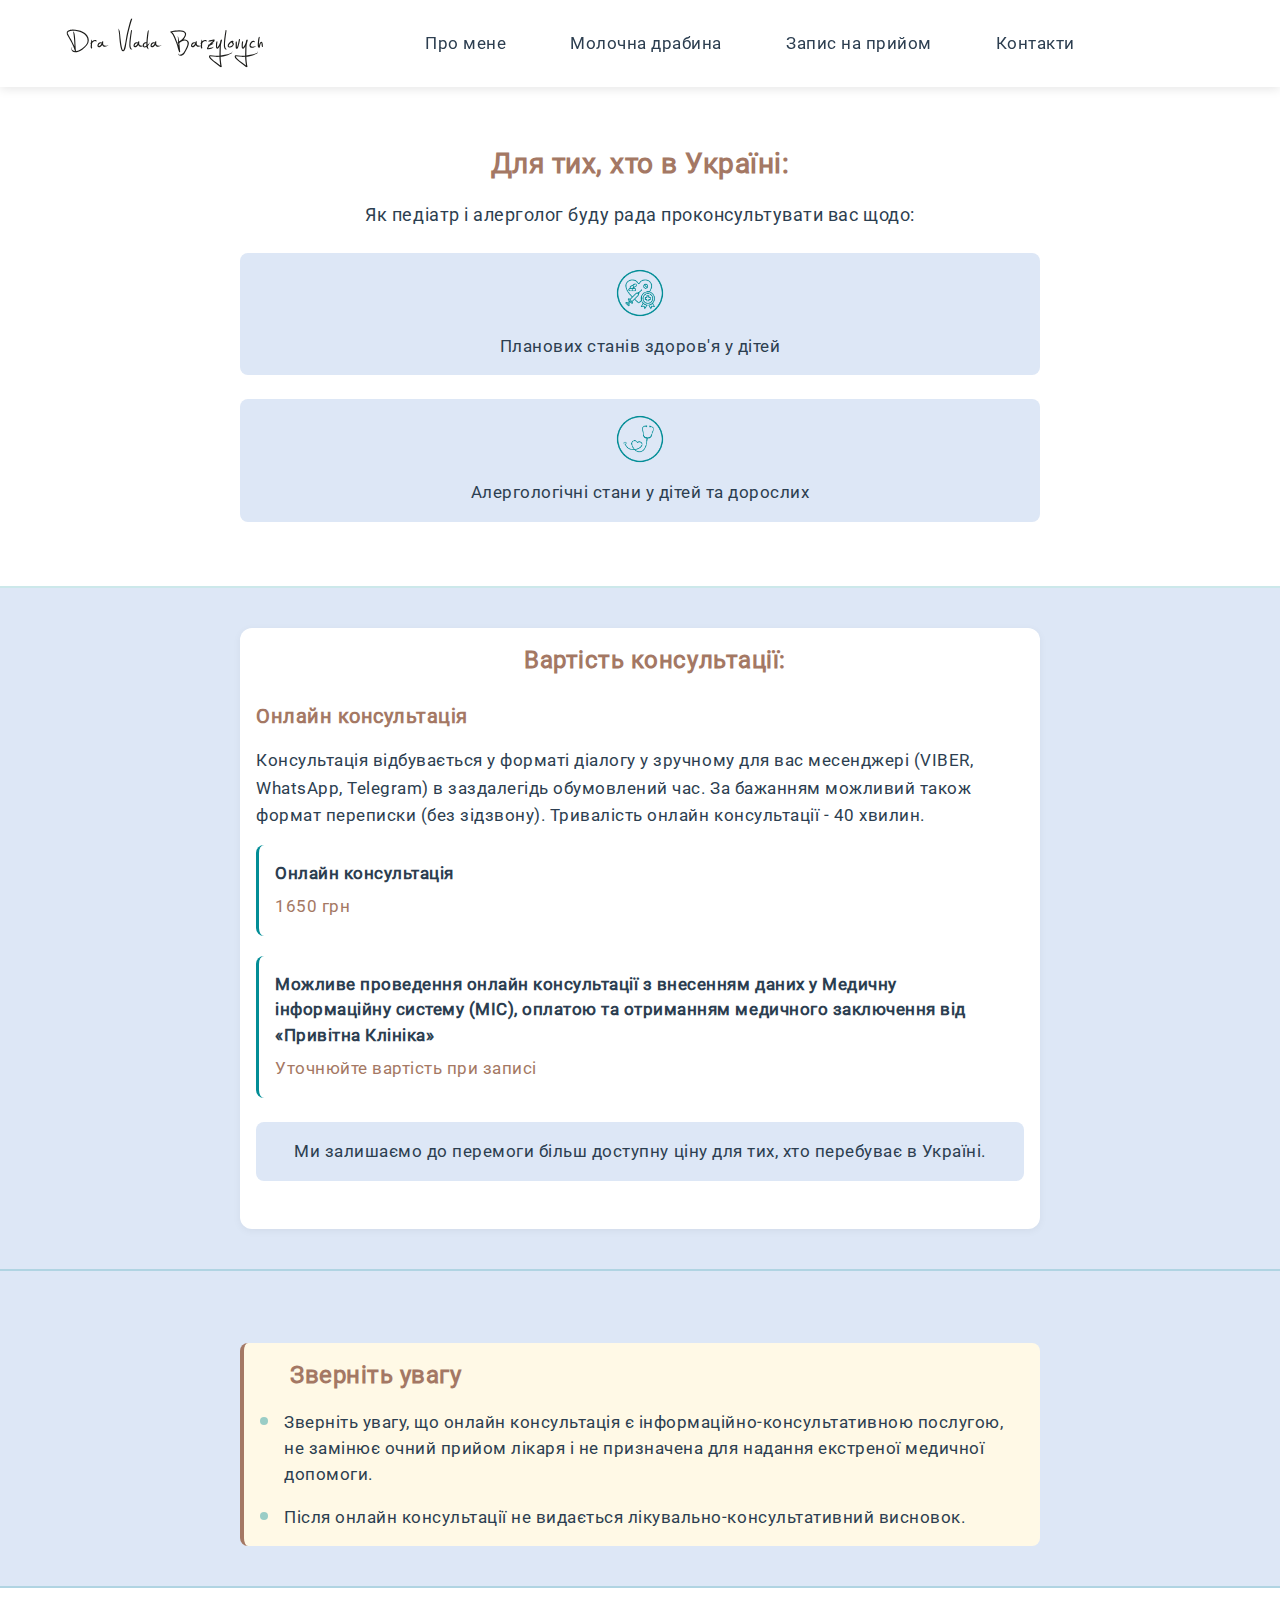
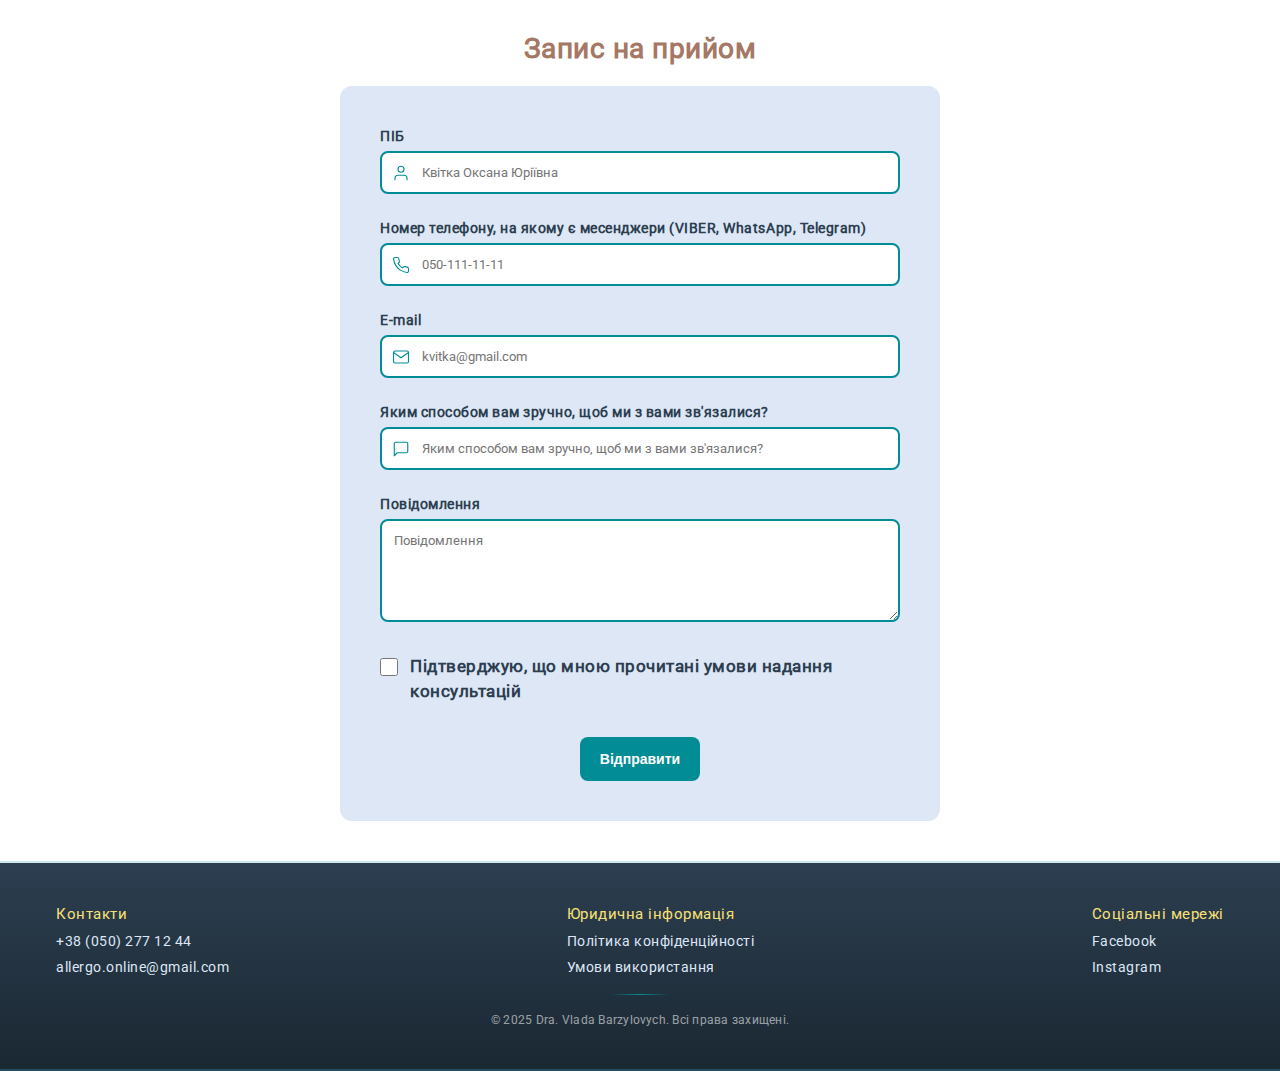
<file: appointment-ukraine.html>
<!DOCTYPE html>
<html lang="uk">
  <head>
    <meta charset="UTF-8" />
    <meta
      name="viewport"
      content="width=device-width, initial-scale=1.0, viewport-fit=cover"
    />
    <meta
      name="description"
      content="Запис на онлайн консультацію до Dra. Vlada Barzylovych - педіатра та алерголога для пацієнтів в Україні"
    />
    <title>Запис на прийом (Україна) | Dra. Vlada Barzylovych</title>
    
    <!-- Favicon -->
    <link rel="icon" type="image/x-icon" href="assets/images/favicon.ico" />
    <link rel="shortcut icon" type="image/x-icon" href="assets/images/favicon.ico" />
    
    <link rel="stylesheet" href="styles.css" />
  </head>
  <body>
    <header class="header">
      <div class="container">
        <div class="header-content">
          <div class="logo">
            <a href="index">
              <img src="assets/images/logo.svg" alt="Dra. Vlada Barzylovych" class="logo-img" width="200" height="50">
            </a>
          </div>
          <nav class="nav" id="nav">
            <ul class="nav-list">
              <li>
                <a href="index.html#about" class="nav-link" data-i18n="nav.about"
                  >Про мене</a
                >
              </li>
              <li>
                <a href="molochna-drabyna" class="nav-link" data-i18n="nav.services"
                  >Молочна драбина</a
                >
              </li>
              <li>
                <a
                  href="#"
                  class="nav-link appointment-modal-trigger"
                  data-i18n="nav.appointment"
                  >Запис на прийом</a
                >
              </li>
              <li>
                <a href="index.html#contact" class="nav-link" data-i18n="nav.contact"
                  >Контакти</a
                >
              </li>
            </ul>
          </nav>
          <div class="header-actions">
          </div>
          <button id="burgerMenu" class="burger-menu" aria-label="Menu">
            <span></span>
            <span></span>
            <span></span>
          </button>
        </div>
      </div>
    </header>

    <main>
      <!-- Section 1: Services -->
      <section class="section appointment-section appointment-section-1">
        <div class="container">
          <div class="section-header">
            <h2 class="section-title is-hidden">Послуги консультації</h2>
          </div>
          <!-- Services for Ukraine section -->
          <div class="appointment-benefits">
            <h2 class="appointment-benefits-title">
              Для тих, хто в Україні:
            </h2>
            <p class="appointment-services-intro">
              Як педіатр і алерголог буду рада проконсультувати вас щодо:
            </p>
            <ul class="list appointment-benefits-list">
              <li class="appointment-benefit-item">
                <div class="benefit-icon">
                  <img src="assets/images/icons/medical-consultation.svg" alt="Medical consultation icon" width="48" height="48" loading="lazy" />
                </div>
                <p class="benefit-text">
                  Планових станів здоров'я у дітей
                </p>
              </li>
              <li class="appointment-benefit-item">
                <div class="benefit-icon">
                  <img src="assets/images/icons/follow-up-consultation.svg" alt="Follow-up consultation icon" width="48" height="48" loading="lazy" />
                </div>
                <p class="benefit-text">
                  Алергологічні стани у дітей та дорослих
                </p>
              </li>
            </ul>
          </div>
        </div>
      </section>

      <!-- Section 2: Pricing -->
      <section class="section appointment-section appointment-section-2">
        <div class="container">
          <div class="section-header">
            <h2 class="section-title is-hidden">Вартість</h2>
          </div>
          <!-- Pricing Section -->
          <div class="appointment-pricing">
            <h3 class="section-subtitle pricing-title">
              Вартість консультації:
            </h3>
            
            <!-- Online Consultation -->
            <div class="pricing-category">
              <h4 class="pricing-category-title">
                Онлайн консультація
              </h4>
              <p class="pricing-description">
                Консультація відбувається у форматі діалогу у зручному для вас месенджері (VIBER, WhatsApp, Telegram) в заздалегідь обумовлений час. За бажанням можливий також формат переписки (без зідзвону). Тривалість онлайн консультації - 40 хвилин.
              </p>
              <ul class="list pricing-list">
                <li class="pricing-item">
                  <span class="pricing-label">Онлайн консультація</span>
                  <span class="pricing-value">1650 грн</span>
                </li>
                <li class="pricing-item">
                  <span class="pricing-label">Можливе проведення онлайн консультації з внесенням даних у Медичну інформаційну систему (МІС), оплатою та отриманням медичного заключення від «Привітна Клініка»</span>
                  <span class="pricing-value">Уточнюйте вартість при записі</span>
                </li>
              </ul>
              <p class="appointment-benefits-note" style="margin-top: 1.5rem; padding: 1rem; background-color: var(--text-bg); border-radius: 8px; text-align: center; max-width: 800px; margin-left: auto; margin-right: auto; line-height: 1.6; color: var(--main-text);">
                Ми залишаємо до перемоги більш доступну ціну для тих, хто перебуває в Україні.
              </p>
            </div>
          </div>
        </div>
      </section>

       <!-- Section 4: Notice -->
       <section class="section appointment-section appointment-section-4">
        <div class="container">
          <div class="section-header">
            <h2 class="section-title is-hidden">Важлива інформація</h2>
          </div>
          <!-- General Notice -->
          <div class="appointment-notice appointment-notice-general">
            <h3 class="section-subtitle notice-title">
              Зверніть увагу
            </h3>
            <ul class="list notice-list">
              <li class="list-item">
                Зверніть увагу, що онлайн консультація є інформаційно-консультативною послугою, не замінює очний прийом лікаря і не призначена для надання екстреної медичної допомоги.
              </li>
              <li class="list-item">
                Після онлайн консультації не видається лікувально-консультативний висновок.
              </li>
            </ul>
          </div>
        </div>
      </section>

      <!-- Section 3: Form -->
      <section class="section appointment-section appointment-section-3">
        <div class="container">
          <div class="section-header">
            <h2 class="section-title is-hidden">Запис на прийом</h2>
          </div>
          <!-- Appointment Title -->
          <div class="appointment-form-header">
            <h2 class="appointment-form-title">
              Запис на прийом
            </h2>
          </div>

          <!-- Appointment Form -->
          <div class="appointment-form-wrapper">
            <form class="appointment-form" id="appointmentForm">
              <div class="form-group floating-label">
                <label for="fullname" class="form-label">ПІБ</label>
                <div class="form-input-group">
                  <input 
                    type="text" 
                    id="fullname" 
                    name="fullname" 
                    required 
                    aria-label="ПІБ"
                    placeholder="Квітка Оксана Юріївна"
                    class="form-input"
                  />
                  <svg class="form-icon" aria-hidden="true" xmlns="https://www.w3.org/2000/svg" viewBox="0 0 24 24" fill="none" stroke="currentColor" stroke-width="1.5" stroke-linecap="round" stroke-linejoin="round">
                    <path d="M20 21v-2a4 4 0 0 0-4-4H8a4 4 0 0 0-4 4v2"/>
                    <circle cx="12" cy="7" r="4"/>
                  </svg>
                </div>
                <span class="form-error" id="fullname-error" role="alert"></span>
              </div>
              <div class="form-group floating-label">
                <label for="phone" class="form-label">Номер телефону, на якому є месенджери (VIBER, WhatsApp, Telegram)</label>
                <div class="form-input-group">
                  <input 
                    type="tel" 
                    id="phone" 
                    name="phone" 
                    required 
                    aria-label="Номер телефону, на якому є месенджери (VIBER, WhatsApp, Telegram)"
                    placeholder="050-111-11-11"
                    pattern="[0-9]{3}-[0-9]{3}-[0-9]{2}-[0-9]{2}|[0-9]{10}|[+]?[0-9\s\-\(\)]{10,}"
                    class="form-input"
                  />
                  <svg class="form-icon" aria-hidden="true" xmlns="https://www.w3.org/2000/svg" viewBox="0 0 24 24" fill="none" stroke="currentColor" stroke-width="1.5" stroke-linecap="round" stroke-linejoin="round">
                    <path d="M22 16.92v3a2 2 0 0 1-2.18 2 19.79 19.79 0 0 1-8.63-3.07 19.5 19.5 0 0 1-6-6 19.79 19.79 0 0 1-3.07-8.67A2 2 0 0 1 4.11 2h3a2 2 0 0 1 2 1.72 12.84 12.84 0 0 0 .7 2.81 2 2 0 0 1-.45 2.11L8.09 9.91a16 16 0 0 0 6 6l1.27-1.27a2 2 0 0 1 2.11-.45 12.84 12.84 0 0 0 2.81.7A2 2 0 0 1 22 16.92z"/>
                  </svg>
                </div>
                <span class="form-error" id="phone-error" role="alert"></span>
              </div>
              <div class="form-group floating-label">
                <label for="email" class="form-label">E-mail</label>
                <div class="form-input-group">
                  <input 
                    type="email" 
                    id="email" 
                    name="email" 
                    required 
                    aria-label="E-mail"
                    placeholder="kvitka@gmail.com"
                    class="form-input"
                  />
                  <svg class="form-icon" aria-hidden="true" xmlns="https://www.w3.org/2000/svg" viewBox="0 0 24 24" fill="none" stroke="currentColor" stroke-width="1.5" stroke-linecap="round" stroke-linejoin="round">
                    <path d="M4 4h16c1.1 0 2 .9 2 2v12c0 1.1-.9 2-2 2H4c-1.1 0-2-.9-2-2V6c0-1.1.9-2 2-2z"/>
                    <polyline points="22,6 12,13 2,6"/>
                  </svg>
                </div>
                <span class="form-error" id="email-error" role="alert"></span>
              </div>
              <div class="form-group floating-label">
                <label for="contact-method" class="form-label">Яким способом вам зручно, щоб ми з вами зв'язалися?</label>
                <div class="form-input-group">
                  <input 
                    type="text" 
                    id="contact-method" 
                    name="contact-method" 
                    aria-label="Яким способом вам зручно, щоб ми з вами зв'язалися?"
                    placeholder="Яким способом вам зручно, щоб ми з вами зв'язалися?"
                    class="form-input"
                  />
                  <svg class="form-icon" aria-hidden="true" xmlns="https://www.w3.org/2000/svg" viewBox="0 0 24 24" fill="none" stroke="currentColor" stroke-width="1.5" stroke-linecap="round" stroke-linejoin="round">
                    <path d="M21 15a2 2 0 0 1-2 2H7l-4 4V5a2 2 0 0 1 2-2h14a2 2 0 0 1 2 2z"/>
                  </svg>
                </div>
              </div>
              <div class="form-group floating-label">
                <label for="message" class="form-label">Повідомлення</label>
                <div class="form-input-group">
                  <textarea 
                    id="message" 
                    name="message" 
                    cols="5" 
                    rows="5"
                    aria-label="Повідомлення"
                    placeholder="Повідомлення"
                    class="form-input"
                  ></textarea>
                </div>
              </div>
              <div class="form-group">
                <label class="checkbox-label">
                  <input type="checkbox" id="terms" name="terms" required />
                  <span>Підтверджую, що мною прочитані умови надання консультацій</span>
                </label>
              </div>
              <button
                type="submit"
                id="submitBtn"
                class="btn btn-primary"
              >
                Відправити
              </button>
            </form>
          </div>
          
          <!-- Success Message -->
          <div id="successMessage" class="success-message" role="alert" aria-live="polite">
            <div class="success-message-content">
              <svg class="success-icon" xmlns="https://www.w3.org/2000/svg" viewBox="0 0 24 24" fill="none" stroke="currentColor" stroke-width="2" stroke-linecap="round" stroke-linejoin="round">
                <path d="M22 11.08V12a10 10 0 1 1-5.93-9.14"/>
                <polyline points="22 4 12 14.01 9 11.01"/>
              </svg>
              <p class="success-text">
                Дякуємо! Ваш запит відправлено. Ми зв'яжемося з вами найближчим часом.
              </p>
            </div>
          </div>
        </div>
      </section>

     
    </main>

    <!-- Footer -->
    <footer class="footer section" id="contact">
      <div class="container">
        <div class="footer-contacts-wrapper">
          <div class="footer-contacts">
            <h3 class="footer-title" data-i18n="footer.contact">Контакти</h3>
            <ul class="footer-links">
              <li>
                <a href="tel:+380502771244" data-i18n="footer.phone.value" class="footer-link">+38 (050) 277 12 44</a>
              </li>
              <li>
                <a href="mailto:allergo.online@gmail.com" data-i18n="footer.email.value" class="footer-link">allergo.online@gmail.com</a>
              </li>
            </ul>
          </div>
          <div class="footer-contacts">
            <h3 class="footer-title" data-i18n="footer.legal">Юридична інформація</h3>
            <ul class="footer-links">
              <li>
                <a href="privacy-policy" data-i18n="footer.privacy" class="footer-link">Політика конфіденційності</a>
              </li>
              <li>
                <a href="terms-of-use" data-i18n="footer.terms" class="footer-link">Умови використання</a>
              </li>
            </ul>
          </div>
          <div class="footer-contacts">
            <h3 class="footer-title" data-i18n="footer.social">Соціальні мережі</h3>
            <ul class="footer-links">
              <li>
                <a href="https://www.facebook.com/people/Vladyslava-Barzylovych/100001865270077/" class="footer-link" aria-label="Facebook" target="_blank" rel="noopener noreferrer">Facebook</a>
              </li>
              <li>
                <a href="https://www.instagram.com/vladabarz?igsh=MWNrMmduNjk4bXRjag%3D%3D&utm_source=qr" class="footer-link" aria-label="Instagram" target="_blank" rel="noopener noreferrer">Instagram</a>
              </li>
            </ul>
          </div>
        </div>
        <p class="footer-copyright" data-i18n="footer.copyright">
          © 2025 Dra. Vlada Barzylovych. Всі права захищені.
        </p>
      </div>
    </footer>

    <!-- Scroll to Top Button -->
    <button class="scroll-to-top" id="scrollToTop" aria-label="Scroll to top">
      <svg
        xmlns="https://www.w3.org/2000/svg"
        width="24"
        height="24"
        viewBox="0 0 24 24"
        fill="none"
        stroke="currentColor"
        stroke-width="2"
        stroke-linecap="round"
        stroke-linejoin="round"
      >
        <path d="M18 15l-6-6-6 6" />
      </svg>
    </button>

    <!-- Appointment Location Modal -->
    <div class="modal-overlay" id="appointmentModal">
      <div class="modal-content">
        <button class="modal-close" id="modalClose" aria-label="Закрити">
          <svg xmlns="http://www.w3.org/2000/svg" width="24" height="24" viewBox="0 0 24 24" fill="none"
            stroke="currentColor" stroke-width="2" stroke-linecap="round" stroke-linejoin="round">
            <line x1="18" y1="6" x2="6" y2="18"></line>
            <line x1="6" y1="6" x2="18" y2="18"></line>
          </svg>
        </button>
        <div class="modal-body">
          <h2 class="modal-title" data-i18n="modal.title">Для запису на прийом оберіть вашу локацію</h2>
          <div class="modal-buttons">
            <a href="appointment" class="modal-btn modal-btn-portugal" data-i18n="modal.portugal">
              Я в Португалії чи в будь-якій іншій країні
            </a>
            <a href="appointment-ukraine" class="modal-btn modal-btn-ukraine" data-i18n="modal.ukraine">
              Я в Україні
            </a>
          </div>
        </div>
      </div>
    </div>

    <!-- JavaScript -->
    <script src="translations.js?v=4" defer></script>
    <script src="script.js?v=8" defer></script>
  </body>
</html>
</file>
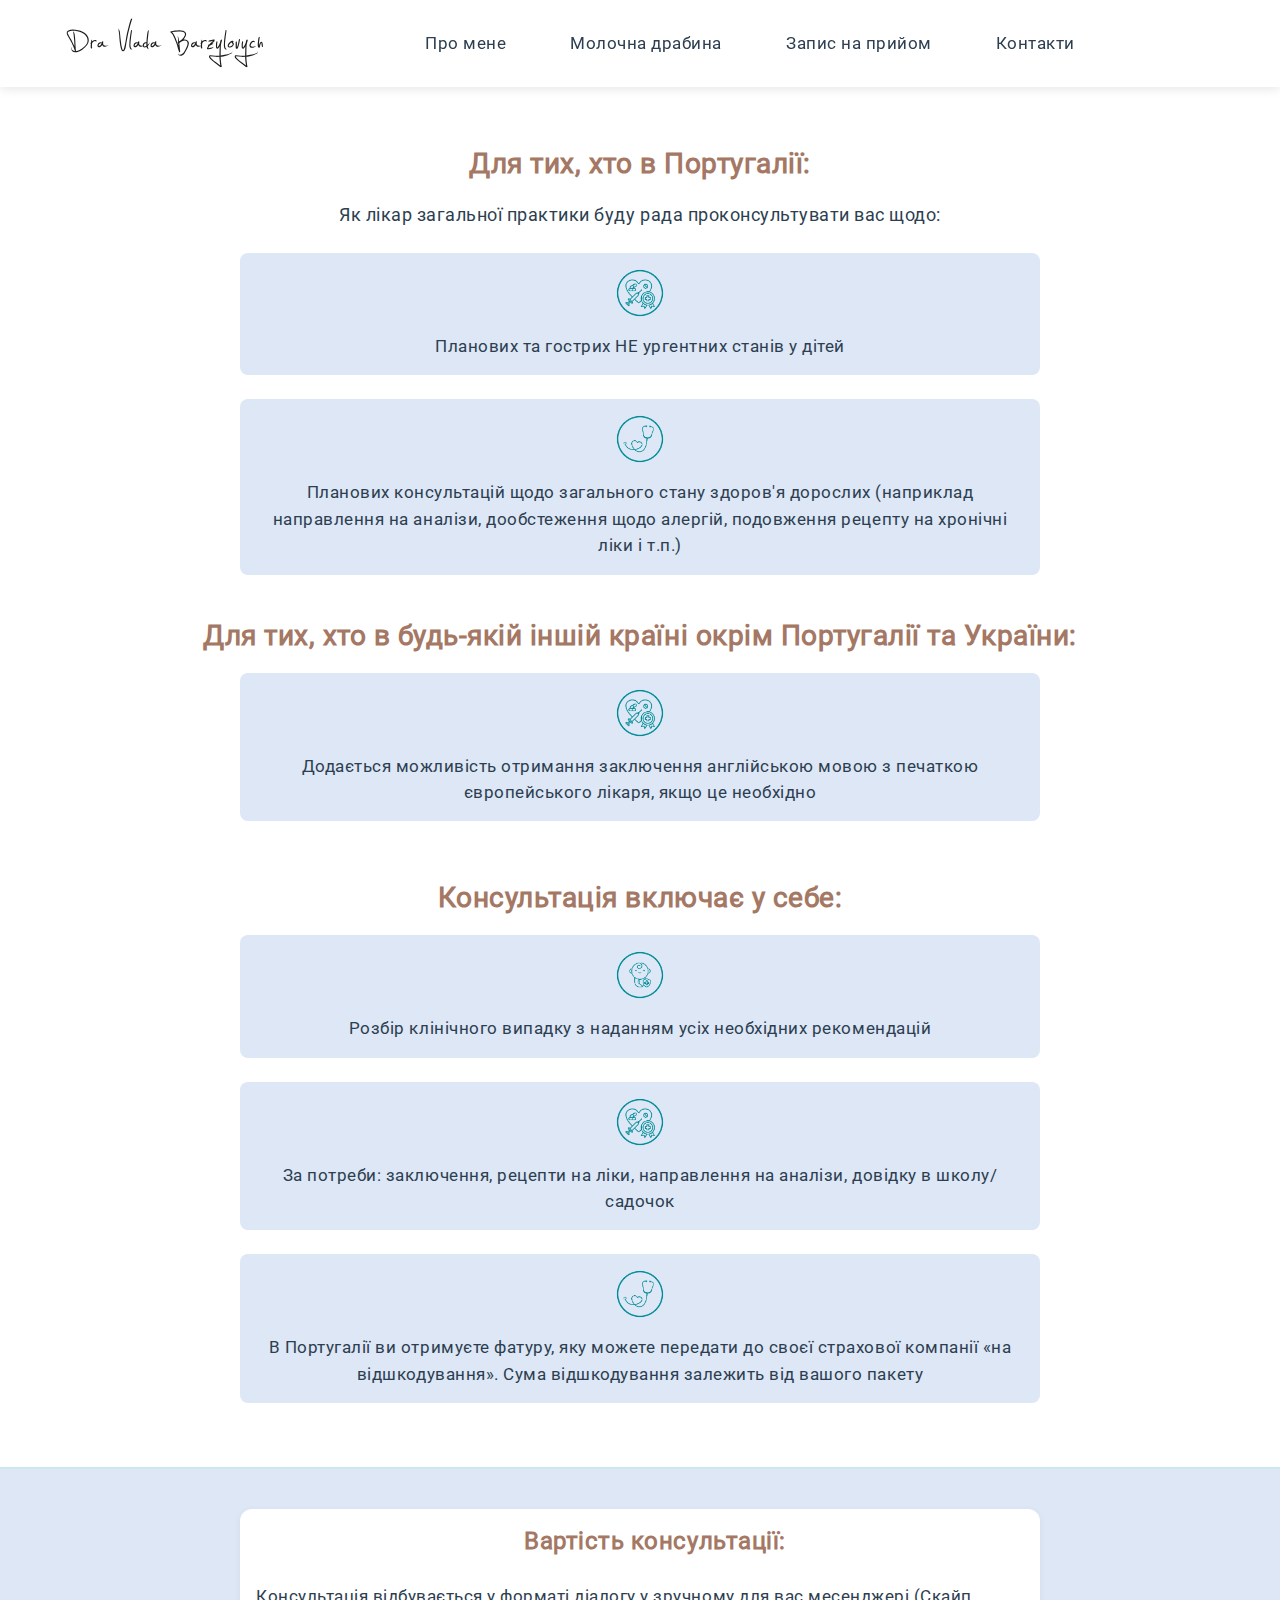
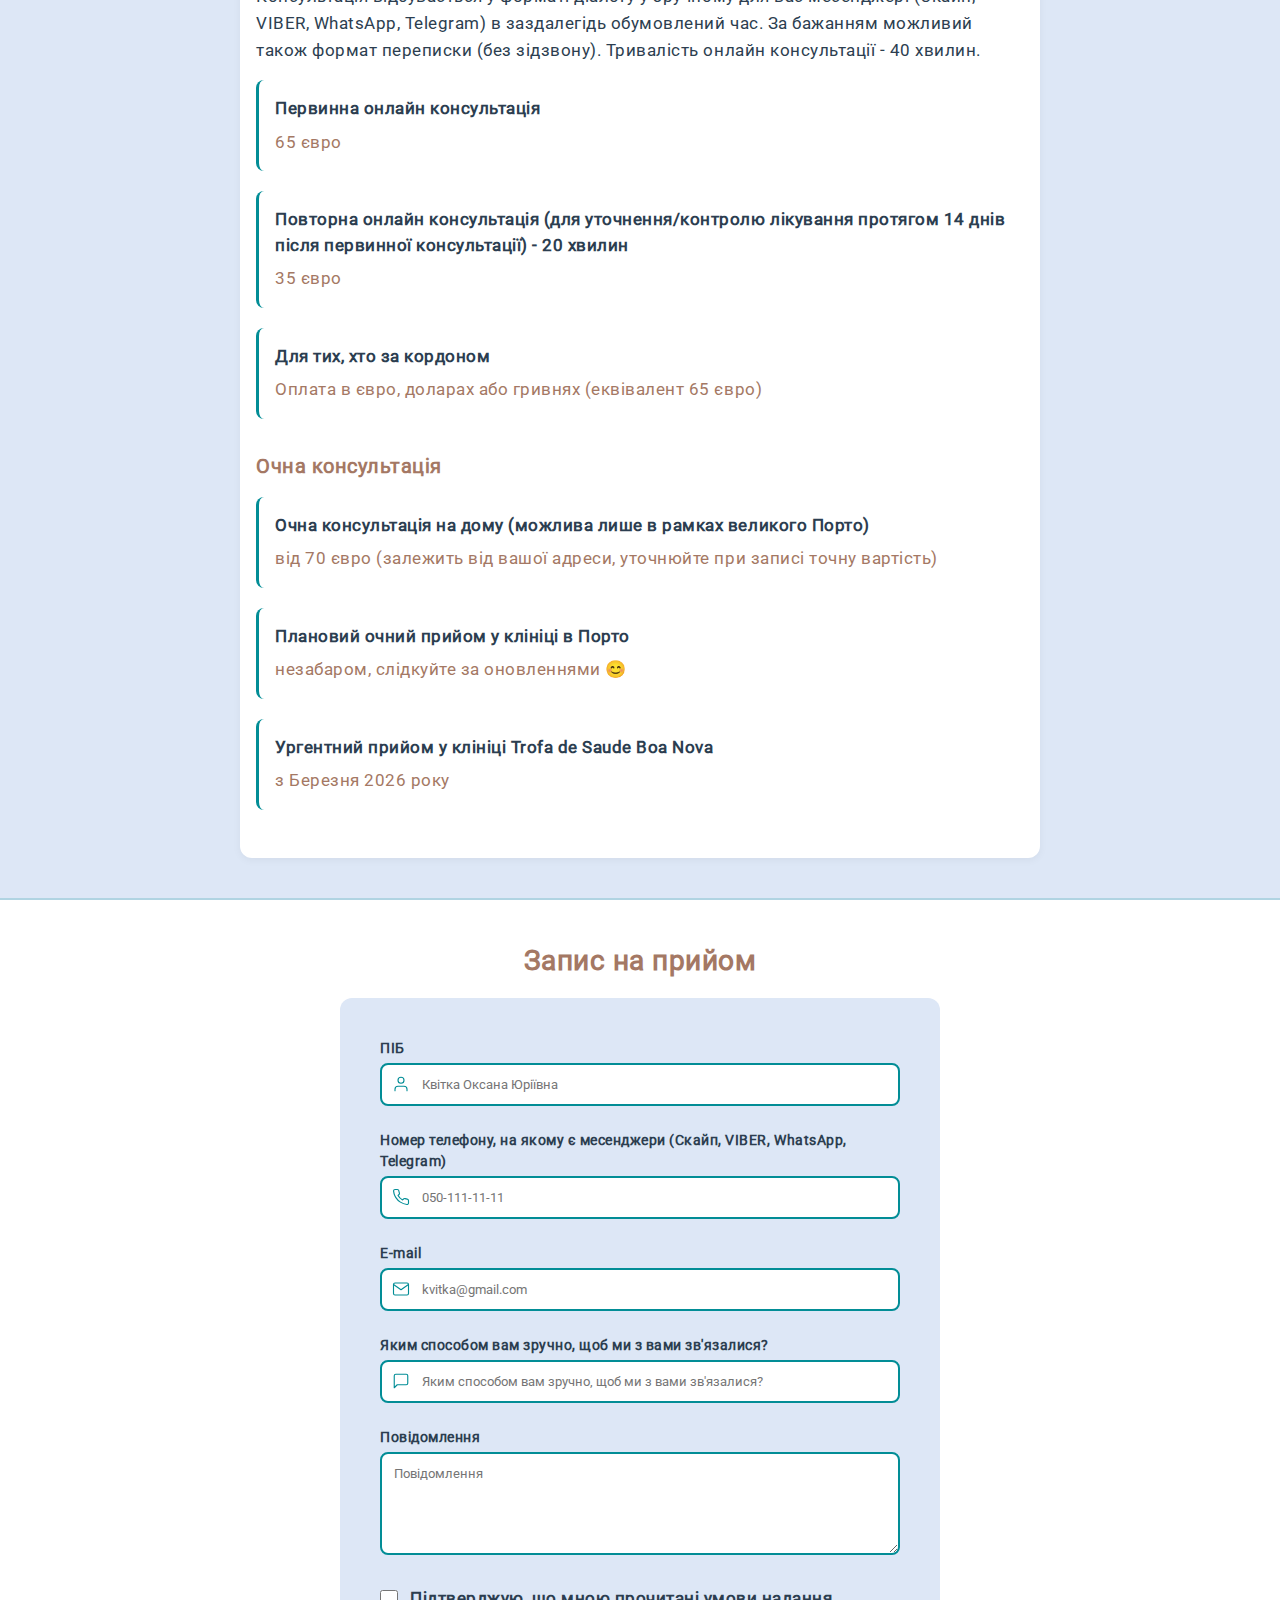
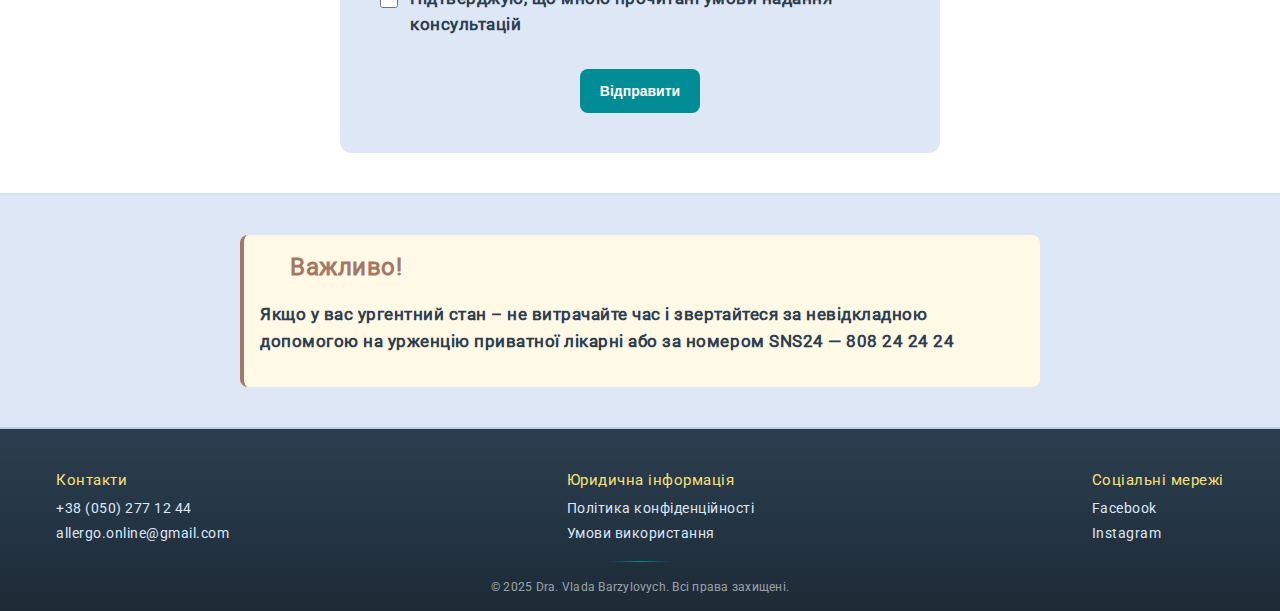
<file: appointment.html>
<!DOCTYPE html>
<html lang="uk">
  <head>
    <meta charset="UTF-8" />
    <meta
      name="viewport"
      content="width=device-width, initial-scale=1.0, viewport-fit=cover"
    />
    <meta
      name="description"
      content="Запис на онлайн консультацію до Dra. Vlada Barzylovych - педіатра та алерголога"
    />
    <title>Запис на прийом | Dra. Vlada Barzylovych</title>
    
    <!-- Favicon -->
    <link rel="icon" type="image/x-icon" href="assets/images/favicon.ico" />
    <link rel="shortcut icon" type="image/x-icon" href="assets/images/favicon.ico" />
    
    <link rel="stylesheet" href="styles.css" />
  </head>
  <body>
    <header class="header">
      <div class="container">
        <div class="header-content">
          <div class="logo">
            <a href="/">
              <img src="assets/images/logo.svg" alt="Dra. Vlada Barzylovych" class="logo-img" width="200" height="50">
            </a>
          </div>
          <nav class="nav" id="nav">
            <ul class="nav-list">
              <li>
                <a href="index.html#about" class="nav-link" data-i18n="nav.about"
                  >Про мене</a
                >
              </li>
              <li>
                <a href="molochna-drabyna" class="nav-link" data-i18n="nav.services"
                  >Молочна драбина</a
                >
              </li>
              <li>
                <a
                  href="#"
                  class="nav-link appointment-modal-trigger"
                  data-i18n="nav.appointment"
                  >Запис на прийом</a
                >
              </li>
              <li>
                <a href="index.html#contact" class="nav-link" data-i18n="nav.contact"
                  >Контакти</a
                >
              </li>
            </ul>
          </nav>
          <div class="header-actions">
          </div>
          <button id="burgerMenu" class="burger-menu" aria-label="Menu">
            <span></span>
            <span></span>
            <span></span>
          </button>
        </div>
      </div>
    </header>

    <main>
      <!-- Section 1: Services -->
      <section class="section appointment-section appointment-section-1">
        <div class="container">
          <div class="section-header">
            <h2 class="section-title is-hidden" data-i18n="appointment.section1.title">Послуги консультації</h2>
          </div>
          <!-- Services for Portugal section -->
          <div class="appointment-benefits">
            <h2 class="appointment-benefits-title" data-i18n="appointment.services.title">
              Для тих, хто в Португалії:
            </h2>
            <p class="appointment-services-intro" data-i18n="appointment.services.intro">
              Як лікар загальної практики буду рада проконсультувати вас щодо:
            </p>
            <ul class="list appointment-benefits-list">
              <li class="appointment-benefit-item">
                <div class="benefit-icon">
                  <img src="assets/images/icons/medical-consultation.svg" alt="Medical consultation icon" width="48" height="48" loading="lazy" />
                </div>
                <p class="benefit-text" data-i18n="appointment.services.item1">
                  Планових та гострих НЕ ургентних станів у дітей
                </p>
              </li>
              <li class="appointment-benefit-item">
                <div class="benefit-icon">
                  <img src="assets/images/icons/follow-up-consultation.svg" alt="Follow-up consultation icon" width="48" height="48" loading="lazy" />
                </div>
                <p class="benefit-text" data-i18n="appointment.services.item2">
                  Планових консультацій щодо загального стану здоров'я дорослих (наприклад направлення на аналізи, дообстеження щодо алергій, подовження рецепту на хронічні ліки і т.п.)
                </p>
              </li>
            </ul>
          </div>

          <!-- Services for Another countries section -->
          <div class="appointment-benefits">
            <h2 class="appointment-benefits-title" data-i18n="appointment.services.other.title">
              Для тих, хто в будь-якій іншій країні окрім Португалії та України
            </h2>
            <ul class="list appointment-benefits-list">
              <li class="appointment-benefit-item">
                <div class="benefit-icon">
                  <img src="assets/images/icons/medical-consultation.svg" alt="Medical consultation icon" width="48" height="48" loading="lazy" />
                </div>
                <p class="benefit-text" data-i18n="appointment.services.other.description">
                  Додається можливість отримання заключення англійською мовою з печаткою європейського лікаря, якщо це необхідно
                </p>
              </li>
            </ul>
          </div>
          
          <!-- What consultation includes -->
          <div class="appointment-benefits appointment-benefits-secondary">
            <h2 class="appointment-benefits-title" data-i18n="appointment.benefits.title">
              Консультація включає у себе:
            </h2>
            <ul class="list appointment-benefits-list">
              <li class="appointment-benefit-item">
                <div class="benefit-icon">
                  <img src="assets/images/icons/child-care-recommendations.svg" alt="Medical consultation icon" width="48" height="48" loading="lazy" />
                </div>
                <p class="benefit-text" data-i18n="appointment.benefits.item1">
                  Розбір клінічного випадку з наданням усіх необхідних рекомендацій
                </p>
              </li>
              <li class="appointment-benefit-item">
                <div class="benefit-icon">
                  <img src="assets/images/icons/medical-consultation.svg " alt="Follow-up consultation icon" width="48" height="48" loading="lazy" />
                </div>
                <p class="benefit-text" data-i18n="appointment.benefits.item2">
                  За потреби: заключення, рецепти на ліки, направлення на аналізи, довідку в школу/садочок
                </p>
              </li>
              <li class="appointment-benefit-item">
                <div class="benefit-icon">
                  <img src="assets/images/icons/follow-up-consultation.svg" alt="Child care recommendations icon" width="48" height="48" loading="lazy" />
                </div>
                <p class="benefit-text" data-i18n="appointment.benefits.item3">
                  В Португалії ви отримуєте фатуру, яку можете передати до своєї страхової компанії «на відшкодування». Сума відшкодування залежить від вашого пакету
                </p>
              </li>
            </ul>
          </div>
        </div>
      </section>

      <!-- Section 2: Pricing -->
      <section class="section appointment-section appointment-section-2">
        <div class="container">
          <div class="section-header">
            <h2 class="section-title is-hidden" data-i18n="appointment.section2.title">Вартість</h2>
          </div>
          <!-- Pricing Section -->
          <div class="appointment-pricing">
            <h3 class="section-subtitle pricing-title" data-i18n="appointment.pricing.title">
              Вартість консультації:
            </h3>
            
            <!-- Online Consultation -->
            <div class="pricing-category">
              <p class="pricing-description" data-i18n="appointment.pricing.online.description">
                Консультація відбувається у форматі діалогу у зручному для вас месенджері (Скайп, VIBER, WhatsApp, Telegram) в заздалегідь обумовлений час. За бажанням можливий також формат переписки (без зідзвону). Тривалість онлайн консультації - 40 хвилин.
              </p>
              <ul class="list pricing-list">
                <li class="pricing-item">
                  <span class="pricing-label" data-i18n="appointment.pricing.online.primary.label">Первинна онлайн консультація</span>
                  <span class="pricing-value" data-i18n="appointment.pricing.online.primary.value">65 євро</span>
                </li>
                <li class="pricing-item">
                  <span class="pricing-label" data-i18n="appointment.pricing.online.followup.label">Повторна онлайн консультація (для уточнення/контролю лікування протягом 14 днів після первинної консультації) - 20 хвилин</span>
                  <span class="pricing-value" data-i18n="appointment.pricing.online.followup.value">35 євро</span>
                </li>
                <li class="pricing-item">
                  <span class="pricing-label" data-i18n="appointment.pricing.abroad.label">Для всіх хто за кордоном (в будь якій іншій країні ….)</span>
                  <span class="pricing-value" data-i18n="appointment.pricing.abroad.value">Ціна на первинну і повторну консультацію така сама, може здійснюватися в євро, доларах чи гривні.</span>
                </li>
              </ul>
            </div>

            <!-- In-person Consultation -->
            <div class="pricing-category">
              <h4 class="pricing-category-title" data-i18n="appointment.pricing.inperson.title">
                Очна консультація
              </h4>
              <ul class="list pricing-list">
                <li class="pricing-item">
                  <span class="pricing-label" data-i18n="appointment.pricing.inperson.home.label">Очна консультація на дому (можлива лише в рамках великого Порто)</span>
                  <span class="pricing-value" data-i18n="appointment.pricing.inperson.home.value">від 70 євро (залежить від вашої адреси, уточнюйте при записі точну вартість)</span>
                </li>
                <li class="pricing-item">
                  <span class="pricing-label" data-i18n="appointment.pricing.inperson.clinic.label">Плановий очний прийом у клініці в Порто</span>
                  <span class="pricing-value" data-i18n="appointment.pricing.inperson.clinic.value">незабаром, слідкуйте за оновленнями 😊</span>
                </li>
                <li class="pricing-item">
                  <span class="pricing-label" data-i18n="appointment.pricing.inperson.urgent.label">Ургентний прийом у клініці Trofa de Saude Boa Nova</span>
                  <span class="pricing-value" data-i18n="appointment.pricing.inperson.urgent.value">з Березня 2026 року</span>
                </li>
              </ul>
            </div>
          </div>
        </div>
      </section>

      <!-- Section 3: Form -->
      <section class="section appointment-section appointment-section-3">
        <div class="container">
          <div class="section-header">
            <h2 class="section-title is-hidden" data-i18n="appointment.section3.title">Запис на прийом</h2>
          </div>
          <!-- Appointment Title -->
          <div class="appointment-form-header">
            <h2 class="appointment-form-title" data-i18n="appointment.page.title">
              Запис на прийом
            </h2>
          </div>

          <!-- Appointment Form -->
          <div class="appointment-form-wrapper">
            <form class="appointment-form" id="appointmentForm">
              <div class="form-group floating-label">
                <label for="fullname" class="form-label" data-i18n="appointment.form.fullname">ПІБ</label>
                <div class="form-input-group">
                  <input 
                    type="text" 
                    id="fullname" 
                    name="fullname" 
                    required 
                    aria-label="ПІБ"
                    data-i18n-label="appointment.form.fullname"
                    placeholder="Квітка Оксана Юріївна"
                    class="form-input"
                  />
                  <svg class="form-icon" aria-hidden="true" xmlns="https://www.w3.org/2000/svg" viewBox="0 0 24 24" fill="none" stroke="currentColor" stroke-width="1.5" stroke-linecap="round" stroke-linejoin="round">
                    <path d="M20 21v-2a4 4 0 0 0-4-4H8a4 4 0 0 0-4 4v2"/>
                    <circle cx="12" cy="7" r="4"/>
                  </svg>
                </div>
                <span class="form-error" id="fullname-error" role="alert"></span>
              </div>
              <div class="form-group floating-label">
                <label for="phone" class="form-label" data-i18n="appointment.form.phone">Номер телефону, на якому є месенджери (Скайп, VIBER, WhatsApp, Telegram)</label>
                <div class="form-input-group">
                  <input 
                    type="tel" 
                    id="phone" 
                    name="phone" 
                    required 
                    aria-label="Номер телефону, на якому є месенджери (Скайп, VIBER, WhatsApp, Telegram)"
                    data-i18n-label="appointment.form.phone"
                    placeholder="050-111-11-11"
                    pattern="[0-9]{3}-[0-9]{3}-[0-9]{2}-[0-9]{2}|[0-9]{10}|[+]?[0-9\s\-\(\)]{10,}"
                    class="form-input"
                  />
                  <svg class="form-icon" aria-hidden="true" xmlns="https://www.w3.org/2000/svg" viewBox="0 0 24 24" fill="none" stroke="currentColor" stroke-width="1.5" stroke-linecap="round" stroke-linejoin="round">
                    <path d="M22 16.92v3a2 2 0 0 1-2.18 2 19.79 19.79 0 0 1-8.63-3.07 19.5 19.5 0 0 1-6-6 19.79 19.79 0 0 1-3.07-8.67A2 2 0 0 1 4.11 2h3a2 2 0 0 1 2 1.72 12.84 12.84 0 0 0 .7 2.81 2 2 0 0 1-.45 2.11L8.09 9.91a16 16 0 0 0 6 6l1.27-1.27a2 2 0 0 1 2.11-.45 12.84 12.84 0 0 0 2.81.7A2 2 0 0 1 22 16.92z"/>
                  </svg>
                </div>
                <span class="form-error" id="phone-error" role="alert"></span>
              </div>
              <div class="form-group floating-label">
                <label for="email" class="form-label" data-i18n="appointment.form.email">E-mail</label>
                <div class="form-input-group">
                  <input 
                    type="email" 
                    id="email" 
                    name="email" 
                    required 
                    aria-label="E-mail"
                    data-i18n-label="appointment.form.email"
                    placeholder="kvitka@gmail.com"
                    class="form-input"
                  />
                  <svg class="form-icon" aria-hidden="true" xmlns="https://www.w3.org/2000/svg" viewBox="0 0 24 24" fill="none" stroke="currentColor" stroke-width="1.5" stroke-linecap="round" stroke-linejoin="round">
                    <path d="M4 4h16c1.1 0 2 .9 2 2v12c0 1.1-.9 2-2 2H4c-1.1 0-2-.9-2-2V6c0-1.1.9-2 2-2z"/>
                    <polyline points="22,6 12,13 2,6"/>
                  </svg>
                </div>
                <span class="form-error" id="email-error" role="alert"></span>
              </div>
              <div class="form-group floating-label">
                <label for="contact-method" class="form-label" data-i18n="appointment.form.contactMethod">Яким способом вам зручно, щоб ми з вами зв'язалися?</label>
                <div class="form-input-group">
                  <input 
                    type="text" 
                    id="contact-method" 
                    name="contact-method" 
                    aria-label="Яким способом вам зручно, щоб ми з вами зв'язалися?"
                    data-i18n-label="appointment.form.contactMethod"
                    data-i18n-placeholder="appointment.form.contactMethod"
                    placeholder="Яким способом вам зручно, щоб ми з вами зв'язалися?"
                    class="form-input"
                  />
                  <svg class="form-icon" aria-hidden="true" xmlns="https://www.w3.org/2000/svg" viewBox="0 0 24 24" fill="none" stroke="currentColor" stroke-width="1.5" stroke-linecap="round" stroke-linejoin="round">
                    <path d="M21 15a2 2 0 0 1-2 2H7l-4 4V5a2 2 0 0 1 2-2h14a2 2 0 0 1 2 2z"/>
                  </svg>
                </div>
              </div>
              <div class="form-group floating-label">
                <label for="message" class="form-label" data-i18n="appointment.form.message">Повідомлення</label>
                <div class="form-input-group">
                  <textarea 
                    id="message" 
                    name="message" 
                    cols="5" 
                    rows="5"
                    aria-label="Повідомлення"
                    data-i18n-label="appointment.form.message"
                    data-i18n-placeholder="appointment.form.message"
                    placeholder="Повідомлення"
                    class="form-input"
                  ></textarea>
                </div>
              </div>
              <div class="form-group">
                <label class="checkbox-label">
                  <input type="checkbox" id="terms" name="terms" required />
                  <span data-i18n="appointment.form.terms">Підтверджую, що мною прочитані умови надання консультацій</span>
                </label>
              </div>
              <button
                type="submit"
                id="submitBtn"
                class="btn btn-primary"
                data-i18n="appointment.form.submit"
              >
                Відправити
              </button>
            </form>
          </div>
          
          <!-- Success Message -->
          <div id="successMessage" class="success-message" role="alert" aria-live="polite">
            <div class="success-message-content">
              <svg class="success-icon" xmlns="https://www.w3.org/2000/svg" viewBox="0 0 24 24" fill="none" stroke="currentColor" stroke-width="2" stroke-linecap="round" stroke-linejoin="round">
                <path d="M22 11.08V12a10 10 0 1 1-5.93-9.14"/>
                <polyline points="22 4 12 14.01 9 11.01"/>
              </svg>
              <p class="success-text" data-i18n="appointment.form.success">
                Дякуємо! Ваш запит відправлено. Ми зв'яжемося з вами найближчим часом.
              </p>
            </div>
          </div>
        </div>
      </section>

      <!-- Section 4: Notice -->
      <section class="section appointment-section appointment-section-4">
        <div class="container">
          <div class="section-header">
            <h2 class="section-title is-hidden" data-i18n="appointment.section4.title">Важлива інформація</h2>
          </div>
          <!-- Important Notice -->
          <div class="appointment-notice appointment-notice-urgent">
            <h3 class="section-subtitle notice-title notice-title-urgent" data-i18n="appointment.notice.urgent.title">
              Важливо!
            </h3>
            <p class="notice-urgent-text" data-i18n="appointment.notice.urgent.text">
              Якщо у вас ургентний стан – не витрачайте час і звертайтеся за невідкладною допомогою на урженцію приватної лікарні або за номером SNS24 — 808 24 24 24
            </p>
          </div>
        </div>
      </section>
    </main>

    <!-- Footer -->
    <footer class="footer section" id="contact">
      <div class="container">
        <div class="footer-contacts-wrapper">
          <div class="footer-contacts">
            <h3 class="footer-title" data-i18n="footer.contact">Контакти</h3>
            <ul class="footer-links">
              <li>
                <a href="tel:+380502771244" data-i18n="footer.phone.value" class="footer-link">+38 (050) 277 12 44</a>
              </li>
              <li>
                <a href="mailto:allergo.online@gmail.com" data-i18n="footer.email.value" class="footer-link">allergo.online@gmail.com</a>
              </li>
            </ul>
          </div>
          <div class="footer-contacts">
            <h3 class="footer-title" data-i18n="footer.legal">Юридична інформація</h3>
            <ul class="footer-links">
              <li>
                <a href="privacy-policy" data-i18n="footer.privacy" class="footer-link">Політика конфіденційності</a>
              </li>
              <li>
                <a href="terms-of-use" data-i18n="footer.terms" class="footer-link">Умови використання</a>
              </li>
            </ul>
          </div>
          <div class="footer-contacts">
            <h3 class="footer-title" data-i18n="footer.social">Соціальні мережі</h3>
            <ul class="footer-links">
              <li>
                <a href="https://www.facebook.com/people/Vladyslava-Barzylovych/100001865270077/" class="footer-link" aria-label="Facebook" target="_blank" rel="noopener noreferrer">Facebook</a>
              </li>
              <li>
                <a href="https://www.instagram.com/vladabarz?igsh=MWNrMmduNjk4bXRjag%3D%3D&utm_source=qr" class="footer-link" aria-label="Instagram" target="_blank" rel="noopener noreferrer">Instagram</a>
              </li>
            </ul>
          </div>
        </div>
        <p class="footer-copyright" data-i18n="footer.copyright">
          © 2025 Dra. Vlada Barzylovych. Всі права захищені.
        </p>
      </div>
    </footer>

    <!-- Scroll to Top Button -->
    <button class="scroll-to-top" id="scrollToTop" aria-label="Scroll to top">
      <svg
        xmlns="https://www.w3.org/2000/svg"
        width="24"
        height="24"
        viewBox="0 0 24 24"
        fill="none"
        stroke="currentColor"
        stroke-width="2"
        stroke-linecap="round"
        stroke-linejoin="round"
      >
        <path d="M18 15l-6-6-6 6" />
      </svg>
    </button>

    <!-- Appointment Location Modal -->
    <div class="modal-overlay" id="appointmentModal">
      <div class="modal-content">
        <button class="modal-close" id="modalClose" aria-label="Закрити">
          <svg xmlns="http://www.w3.org/2000/svg" width="24" height="24" viewBox="0 0 24 24" fill="none"
            stroke="currentColor" stroke-width="2" stroke-linecap="round" stroke-linejoin="round">
            <line x1="18" y1="6" x2="6" y2="18"></line>
            <line x1="6" y1="6" x2="18" y2="18"></line>
          </svg>
        </button>
        <div class="modal-body">
          <h2 class="modal-title" data-i18n="modal.title">Для запису на прийом оберіть вашу локацію</h2>
          <div class="modal-buttons">
            <a href="appointment" class="modal-btn modal-btn-portugal" data-i18n="modal.portugal">
              Я в Португалії чи в будь-якій іншій країні
            </a>
            <a href="appointment-ukraine" class="modal-btn modal-btn-ukraine" data-i18n="modal.ukraine">
              Я в Україні
            </a>
          </div>
        </div>
      </div>
    </div>

    <!-- JavaScript -->
    <script src="translations.js?v=9" defer></script>
    <script src="script.js?v=8" defer></script>
  </body>
</html>
</file>
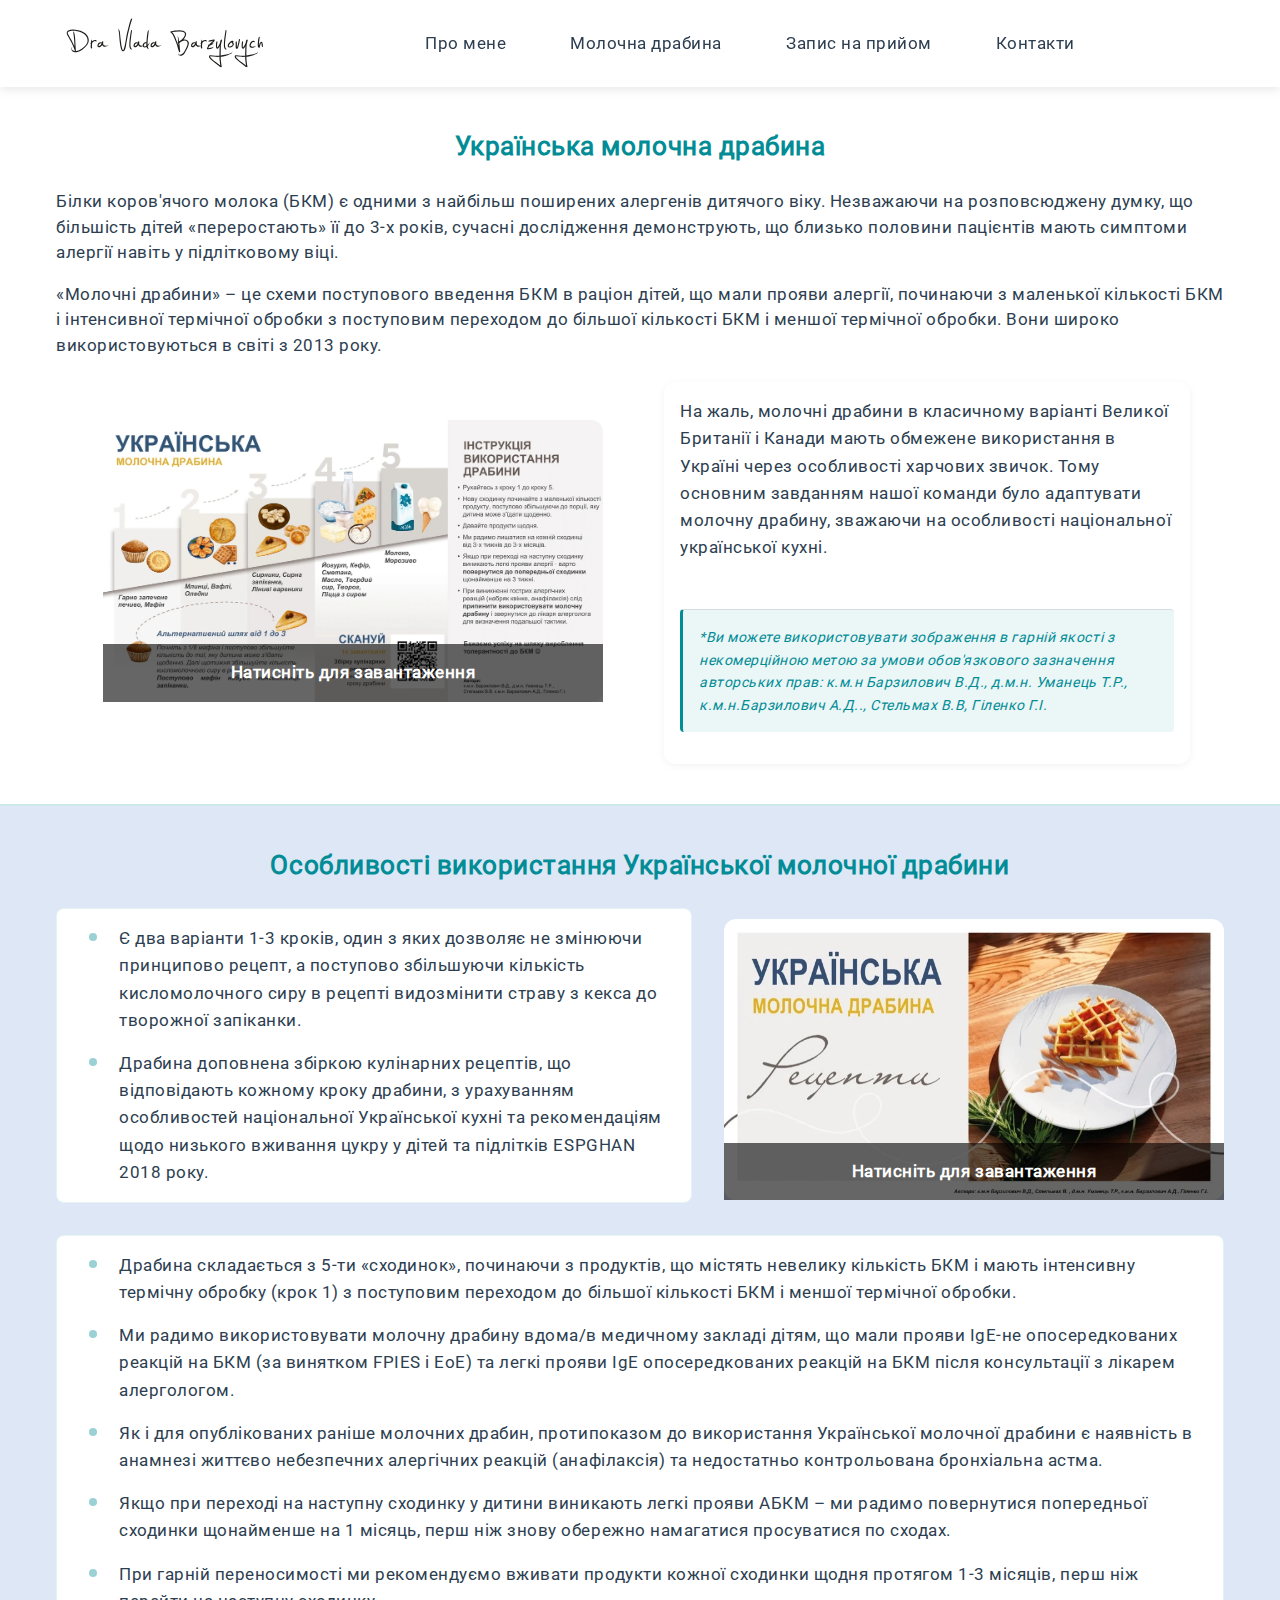
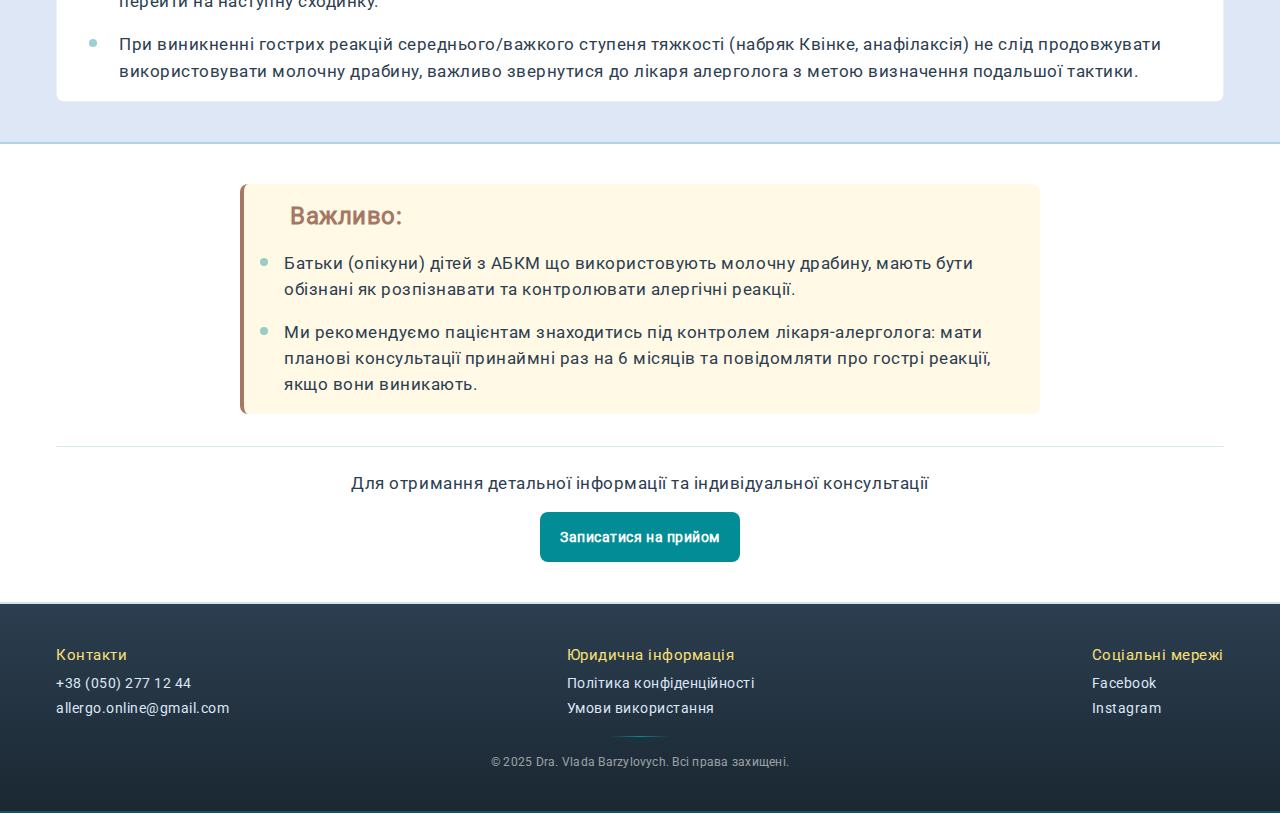
<file: molochna-drabyna.html>
<!DOCTYPE html>
<html lang="uk">
  <head>
    <meta charset="UTF-8" />
    <meta
      name="viewport"
      content="width=device-width, initial-scale=1.0, viewport-fit=cover"
    />
    <meta
      name="description"
      content="Українська молочна драбина - інформація про введення молочних продуктів для дітей з алергією на білок коров'ячого молока"
    />
    <title>Українська молочна драбина | Dra. Vlada Barzylovych</title>
    
    <!-- Favicon -->
    <link rel="icon" type="image/x-icon" href="assets/images/favicon.ico" />
    <link rel="shortcut icon" type="image/x-icon" href="assets/images/favicon.ico" />
    
    <link rel="stylesheet" href="styles.css" />
  </head>
  <body>
    <header class="header">
      <div class="container">
        <div class="header-content">
          <div class="logo">
            <a href="/">
              <img src="assets/images/logo.svg" alt="Dra. Vlada Barzylovych" class="logo-img" width="200" height="50">
            </a>
          </div>
          <nav class="nav" id="nav">
            <ul class="nav-list">
              <li>
                <a href="index.html#about" class="nav-link" data-i18n="nav.about"
                  >Про мене</a
                >
              </li>
              <li>
                <a href="molochna-drabyna" class="nav-link" data-i18n="nav.services"
                  >Молочна драбина</a
                >
              </li>
              <li>
                <a
                  href="#"
                  class="nav-link appointment-modal-trigger"
                  data-i18n="nav.appointment"
                  >Запис на прийом</a
                >
              </li>
              <li>
                <a href="index.html#contact" class="nav-link" data-i18n="nav.contact"
                  >Контакти</a
                >
              </li>
            </ul>
          </nav>
          <div class="header-actions">
          </div>
          <button id="burgerMenu" class="burger-menu" aria-label="Menu">
            <span></span>
            <span></span>
            <span></span>
          </button>
        </div>
      </div>
    </header>

    <main>
      <section class="section molochna-drabyna-about">
        <div class="container">
            <h2 class="section-title">Українська молочна драбина</h2>
          <div class="molochna-description">
            <p class="molochna-description-text">
              Білки коров'ячого молока (БКМ) є одними з найбільш поширених алергенів дитячого віку. 
              Незважаючи на розповсюджену думку, що більшість дітей «переростають» її до 3-х років, 
              сучасні дослідження демонструють, що близько половини пацієнтів мають симптоми алергії 
              навіть у підлітковому віці.
            </p>
            <p>
              «Молочні драбини» – це схеми поступового введення БКМ в раціон дітей, що мали прояви 
              алергії, починаючи з маленької кількості БКМ і інтенсивної термічної обробки з поступовим 
              переходом до більшої кількості БКМ і меншої термічної обробки. Вони широко використовуються 
              в світі з 2013 року.
            </p>
          </div>
          <div class="about-content">
            <div class="madia-wrapper">
              <picture id="molochnaDrabynaClickable" class="molochna-clickable-image">
                <!-- WebP format for modern browsers -->
                <source 
                  type="image/webp"
                  srcset="
                    assets/images/molochna-drabyna/800x450.webp 800w,
                    assets/images/molochna-drabyna/1200x675.webp 1200w,
                    assets/images/molochna-drabyna/1600x900.webp 1600w,
                    assets/images/molochna-drabyna/2400x1350_1.webp 2400w
                  "
                  sizes="(max-width: 768px) 100vw, 
                         (max-width: 1200px) 90vw, 
                         1200px"
                />
                <!-- JPEG fallback for older browsers -->
                <source 
                  type="image/jpeg"
                  srcset="
                    assets/images/molochna-drabyna/800x450.jpg 800w,
                    assets/images/molochna-drabyna/1200x675.jpg 1200w,
                    assets/images/molochna-drabyna/1600x900.jpg 1600w,
                    assets/images/molochna-drabyna/2400x1350.jpg 2400w
                  "
                  sizes="(max-width: 768px) 100vw, 
                         (max-width: 1200px) 90vw, 
                         1200px"
                />
                <img
                  id="molochnaDrabynaImg"
                  src="assets/images/molochna-drabyna/1200x675.webp"
                  alt="Українська молочна драбина - натисніть для завантаження"
                  loading="eager"
                  decoding="async"
                  width="1200"
                  height="675"
                />
                <div class="molochna-image-overlay" data-i18n="molochna.clickToDownload">
                  Натисніть для завантаження
                </div>
              </picture>
            </div>
            <div class="about-text">
              <p>
                На жаль, молочні драбини в класичному варіанті Великої Британії і Канади мають обмежене 
                використання в Україні через особливості харчових звичок. Тому основним завданням нашої 
                команди було адаптувати молочну драбину, зважаючи на особливості національної української 
                кухні.
              </p>
              <p class="copyright-note" data-i18n="molochna.recipesNote">
                <small>
                  *Ви можете використовувати зображення в гарній якості з некомерційною метою за умови 
                  обов'язкового зазначення авторських прав: к.м.н Барзилович В.Д., д.м.н. Уманець Т.Р., 
                  к.м.н.Барзилович А.Д.., Стельмах В.В, Гіленко Г.І.
                </small>
              </p>
            </div>
          </div>
        </section>
        <section class="section recipes-section">
          <div class="container">
              <h2 class="recipes-title section-title" data-i18n="molochna.featuresTitle">Особливості використання Української молочної драбини</h2>
            <div class="recipes-content">
              <div class="recipes-text-wrapper">
                <ul class="list recipes-list">
                  <li class="list-item">Є два варіанти 1-3 кроків, один з яких дозволяє не змінюючи принципово рецепт, а поступово збільшуючи кількість кисломолочного сиру в рецепті видозмінити страву з кекса до творожної запіканки.</li>
                  <li class="list-item">Драбина доповнена збіркою кулінарних рецептів, що відповідають кожному кроку драбини, з урахуванням особливостей національної Української кухні та рекомендаціям щодо низького вживання цукру у дітей та підлітків ESPGHAN 2018 року.</li>
                </ul>
              </div>
              <div class="madia-wrapper">
              <picture id="recipesImageClickable" class="recipes-clickable-image">
                <!-- WebP format for modern browsers -->
                <source 
                  type="image/webp"
                  srcset="
                    assets/images/recipies/800x450.webp 800w,
                    assets/images/recipies/1200x675_1.webp 1200w,
                    assets/images/recipies/1600x900_1.webp 1600w,
                    assets/images/recipies/2400x1350_2.webp 2400w
                  "
                  sizes="(max-width: 768px) 100vw, 
                         (max-width: 1200px) 40vw, 
                         500px"
                />
                <!-- JPEG fallback for older browsers -->
                <source 
                  type="image/jpeg"
                  srcset="
                    assets/images/recipies/800x450.jpg 800w,
                    assets/images/recipies/1200x675.jpg 1200w,
                    assets/images/recipies/1600x900.jpg 1600w,
                    assets/images/recipies/2400x1350.jpg 2400w
                  "
                  sizes="(max-width: 768px) 100vw, 
                         (max-width: 1200px) 40vw, 
                         500px"
                />
                <img
                  src="assets/images/recipies/1200x675_1.webp"
                  alt="Рецепти Української молочної драбини - натисніть для завантаження PDF"
                  loading="lazy"
                  decoding="async"
                  width="1200"
                  height="675"
                />
                <div class="recipes-image-overlay" data-i18n="molochna.clickToDownload">
                  Натисніть для завантаження
                </div>
              </picture>
            </div>
          </div>
            
            <div>
            <ul class="list recipes-details-list">
              <li class="list-item">Драбина складається з 5-ти «сходинок», починаючи з продуктів, що містять невелику кількість БКМ і мають інтенсивну термічну обробку (крок 1) з поступовим переходом до більшої кількості БКМ і меншої термічної обробки.</li>
              <li class="list-item">Ми радимо використовувати молочну драбину вдома/в медичному закладі дітям, що мали прояви IgE-не опосередкованих реакцій на БКМ (за винятком FPIES і EoE) та легкі прояви IgE опосередкованих реакцій на БКМ після консультації з лікарем алергологом.</li>
              <li class="list-item">Як і для опублікованих раніше молочних драбин, протипоказом до використання Української молочної драбини є наявність в анамнезі життєво небезпечних алергічних реакцій (анафілаксія) та недостатньо контрольована бронхіальна астма.</li>
              <li class="list-item">Якщо при переході на наступну сходинку у дитини виникають легкі прояви АБКМ – ми радимо повернутися попередньої сходинки щонайменше на 1 місяць, перш ніж знову обережно намагатися просуватися по сходах.</li>
              <li class="list-item">При гарній переносимості ми рекомендуємо вживати продукти кожної сходинки щодня протягом 1-3 місяців, перш ніж перейти на наступну сходинку.</li>
              <li class="list-item">При виникненні гострих реакцій середнього/важкого ступеня тяжкості (набряк Квінке, анафілаксія) не слід продовжувати використовувати молочну драбину, важливо звернутися до лікаря алерголога з метою визначення подальшої тактики.</li>
            </ul>
        </div>
          </div>
        </section>
        
        <!-- Notice Section -->
        <section class="section">
          <div class="container">
            <div class="appointment-notice">
              <h3 class="section-subtitle notice-title">Важливо:</h3>
              <ul class="list notice-list">
                <li class="list-item">Батьки (опікуни) дітей з АБКМ що використовують молочну драбину, мають бути обізнані як розпізнавати та контролювати алергічні реакції.</li>
                <li class="list-item">Ми рекомендуємо пацієнтам знаходитись під контролем лікаря-алерголога: мати планові консультації принаймні раз на 6 місяців та повідомляти про гострі реакції, якщо вони виникають.</li>
              </ul>
            </div>
            
            <div class="recipes-cta">
              <p class="recipes-cta-text">
                Для отримання детальної інформації та індивідуальної консультації
              </p>
              <a href="#" class="recipes-cta-button appointment-modal-trigger" data-i18n="appointment.cta">
                Записатися на прийом
              </a>
            </div>
          </div>
        </section>
    </main>

    <footer class="footer section" id="contact">
      <div class="container">
        <div class="footer-contacts-wrapper">
          <div class="footer-contacts">
            <h3 class="footer-title" data-i18n="footer.contact">Контакти</h3>
            <ul class="footer-links">
              <li>
                <a href="tel:+380502771244" data-i18n="footer.phone.value" class="footer-link">+38 (050) 277 12 44</a>
              </li>
              <li>
                <a href="mailto:allergo.online@gmail.com" data-i18n="footer.email.value" class="footer-link">allergo.online@gmail.com</a>
              </li>
            </ul>
          </div>
          <div class="footer-contacts">
            <h3 class="footer-title" data-i18n="footer.legal">Юридична інформація</h3>
            <ul class="footer-links">
              <li>
                <a href="privacy-policy" data-i18n="footer.privacy" class="footer-link">Політика конфіденційності</a>
              </li>
              <li>
                <a href="terms-of-use" data-i18n="footer.terms" class="footer-link">Умови використання</a>
              </li>
            </ul>
          </div>
          <div class="footer-contacts">
            <h3 class="footer-title" data-i18n="footer.social">Соціальні мережі</h3>
            <ul class="footer-links">
              <li>
                <a href="https://www.facebook.com/people/Vladyslava-Barzylovych/100001865270077/" class="footer-link" aria-label="Facebook" target="_blank" rel="noopener noreferrer">Facebook</a>
              </li>
              <li>
                <a href="https://www.instagram.com/vladabarz?igsh=MWNrMmduNjk4bXRjag%3D%3D&utm_source=qr" class="footer-link" aria-label="Instagram" target="_blank" rel="noopener noreferrer">Instagram</a>
              </li>
            </ul>
          </div>
        </div>
        <p class="footer-copyright" data-i18n="footer.copyright">
          © 2025 Dra. Vlada Barzylovych. Всі права захищені.
        </p>
      </div>
    </footer>

    <!-- Scroll to Top Button -->
    <button class="scroll-to-top" id="scrollToTop" aria-label="Scroll to top">
      <svg xmlns="https://www.w3.org/2000/svg" width="24" height="24" viewBox="0 0 24 24" fill="none"
        stroke="currentColor" stroke-width="2" stroke-linecap="round" stroke-linejoin="round">
        <path d="M18 15l-6-6-6 6" />
      </svg>
    </button>

    <!-- Appointment Location Modal -->
    <div class="modal-overlay" id="appointmentModal">
      <div class="modal-content">
        <button class="modal-close" id="modalClose" aria-label="Закрити">
          <svg xmlns="http://www.w3.org/2000/svg" width="24" height="24" viewBox="0 0 24 24" fill="none"
            stroke="currentColor" stroke-width="2" stroke-linecap="round" stroke-linejoin="round">
            <line x1="18" y1="6" x2="6" y2="18"></line>
            <line x1="6" y1="6" x2="18" y2="18"></line>
          </svg>
        </button>
        <div class="modal-body">
          <h2 class="modal-title" data-i18n="modal.title">Для запису на прийом оберіть вашу локацію</h2>
          <div class="modal-buttons">
            <a href="appointment" class="modal-btn modal-btn-portugal" data-i18n="modal.portugal">
              Я в Португалії чи в будь-якій іншій країні
            </a>
            <a href="appointment-ukraine" class="modal-btn modal-btn-ukraine" data-i18n="modal.ukraine">
              Я в Україні
            </a>
          </div>
        </div>
      </div>
    </div>

    <script src="translations.js" defer></script>
    <script src="translations.js?v=14" defer></script>
    <script src="script.js?v=12" defer></script>
  </body>
</html>
</file>
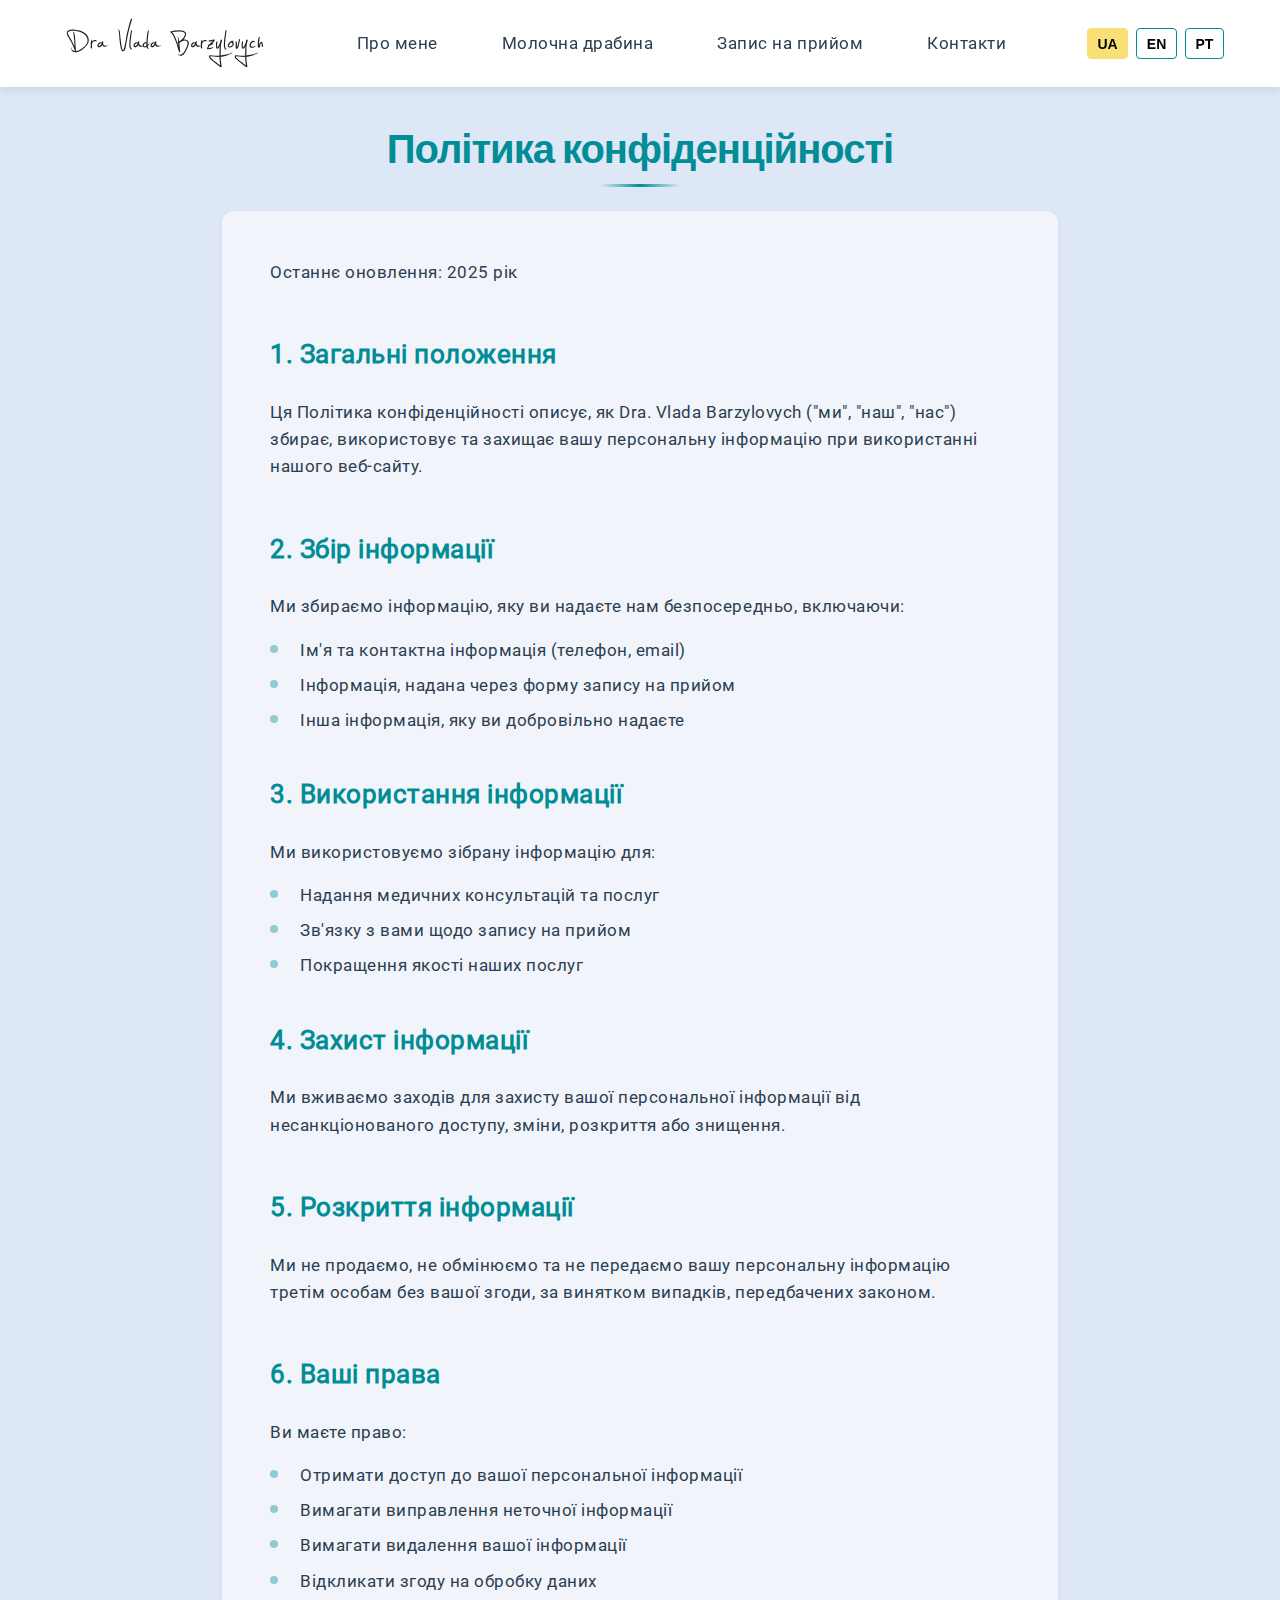
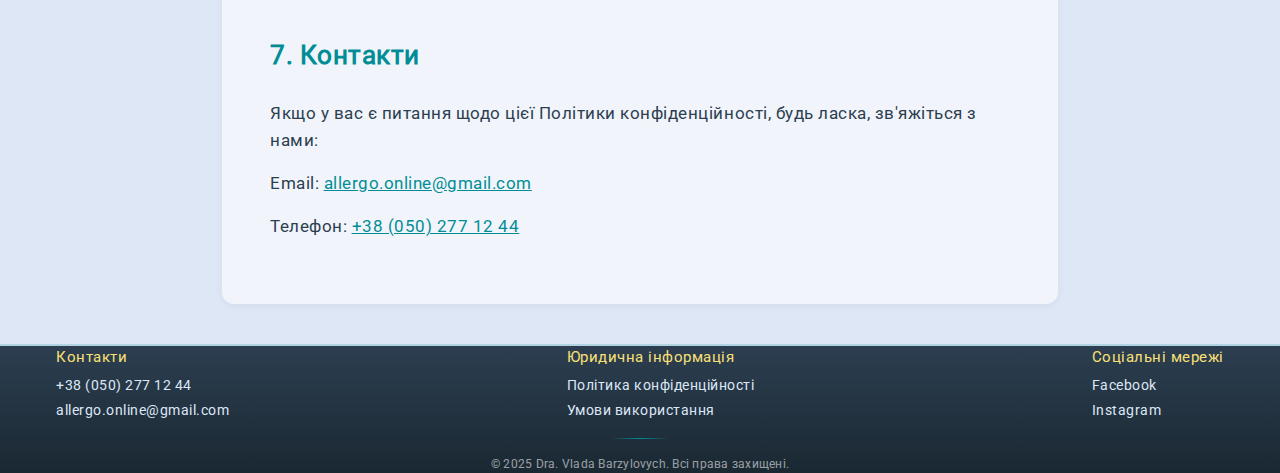
<file: privacy-policy.html>
<!DOCTYPE html>
<html lang="uk">
  <head>
    <meta charset="UTF-8" />
    <meta
      name="viewport"
      content="width=device-width, initial-scale=1.0, viewport-fit=cover"
    />
    <meta
      name="description"
      content="Політика конфіденційності Dra. Vlada Barzylovych"
    />
    <title data-i18n="privacy.page.title">Політика конфіденційності | Dra. Vlada Barzylovych</title>
    
    <!-- Favicon -->
    <link rel="icon" type="image/x-icon" href="assets/images/favicon.ico" />
    <link rel="shortcut icon" type="image/x-icon" href="assets/images/favicon.ico" />
    
    <link rel="stylesheet" href="styles.css" />
  </head>
  <body>
    <header class="header">
      <div class="container">
        <div class="header-content">
          <div class="logo">
            <a href="/">
              <img src="assets/images/logo.svg" alt="Dra. Vlada Barzylovych" class="logo-img" width="200" height="50">
            </a>
          </div>
          <nav class="nav" id="nav">
            <ul class="nav-list">
              <li>
                <a href="index.html#about" class="nav-link" data-i18n="nav.about">Про мене</a>
              </li>
              <li>
                <a href="molochna-drabyna" class="nav-link" data-i18n="nav.services">Молочна драбина</a>
              </li>
              <li>
                <a href="appointment" class="nav-link" data-i18n="nav.appointment">Запис на прийом</a>
              </li>
              <li>
                <a href="index.html#contact" class="nav-link" data-i18n="nav.contact">Контакти</a>
              </li>
            </ul>
          </nav>
          <div class="header-actions">
            <div class="language-switcher">
              <button class="lang-btn active" data-lang="uk" aria-label="Українська" type="button" translate="no">
                UA
              </button>
              <button class="lang-btn" data-lang="en" aria-label="English" type="button" translate="no">
                EN
              </button>
              <button class="lang-btn" data-lang="pt" aria-label="Português" type="button" translate="no">
                PT
              </button>
            </div>
          </div>
          <button id="burgerMenu" class="burger-menu" aria-label="Menu">
            <span></span>
            <span></span>
            <span></span>
          </button>
        </div>
      </div>
    </header>

    <main>
      <section class="section policy-page">
        <div class="container">
          <div class="section-header">
            <h2 class="section-title is-hidden" data-i18n="privacy.page.title">Політика конфіденційності</h2>
          </div>
          <div class="policy-content">
            <h1 class="policy-title" data-i18n="privacy.page.title">Політика конфіденційності</h1>
            <div class="policy-text about-text" data-i18n="privacy.content">
              <p>Останнє оновлення: 2025 рік</p>
              
              <h2>1. Загальні положення</h2>
              <p>Ця Політика конфіденційності описує, як Dra. Vlada Barzylovych ("ми", "наш", "нас") збирає, використовує та захищає вашу персональну інформацію при використанні нашого веб-сайту.</p>
              
              <h2>2. Збір інформації</h2>
              <p>Ми збираємо інформацію, яку ви надаєте нам безпосередньо, включаючи:</p>
              <ul class="list policy-list">
                <li class="list-item">Ім'я та контактна інформація (телефон, email)</li>
                <li class="list-item">Інформація, надана через форму запису на прийом</li>
                <li class="list-item">Інша інформація, яку ви добровільно надаєте</li>
              </ul>
              
              <h2>3. Використання інформації</h2>
              <p>Ми використовуємо зібрану інформацію для:</p>
              <ul class="list policy-list">
                <li class="list-item">Надання медичних консультацій та послуг</li>
                <li class="list-item">Зв'язку з вами щодо запису на прийом</li>
                <li class="list-item">Покращення якості наших послуг</li>
              </ul>
              
              <h2>4. Захист інформації</h2>
              <p>Ми вживаємо заходів для захисту вашої персональної інформації від несанкціонованого доступу, зміни, розкриття або знищення.</p>
              
              <h2>5. Розкриття інформації</h2>
              <p>Ми не продаємо, не обмінюємо та не передаємо вашу персональну інформацію третім особам без вашої згоди, за винятком випадків, передбачених законом.</p>
              
              <h2>6. Ваші права</h2>
              <p>Ви маєте право:</p>
              <ul class="list policy-list">
                <li class="list-item">Отримати доступ до вашої персональної інформації</li>
                <li class="list-item">Вимагати виправлення неточної інформації</li>
                <li class="list-item">Вимагати видалення вашої інформації</li>
                <li class="list-item">Відкликати згоду на обробку даних</li>
              </ul>
              
              <h2>7. Контакти</h2>
              <p>Якщо у вас є питання щодо цієї Політики конфіденційності, будь ласка, зв'яжіться з нами:</p>
              <p>Email: <a href="mailto:allergo.online@gmail.com">allergo.online@gmail.com</a></p>
              <p>Телефон: <a href="tel:+380502771244">+38 (050) 277 12 44</a></p>
            </div>
          </div>
        </div>
      </section>
    </main>

    <footer class="footer" id="contact">
      <div class="container">
        <div class="footer-contacts-wrapper">
          <div class="footer-contacts">
            <h3 class="footer-title" data-i18n="footer.contact">Контакти</h3>
            <ul class="footer-links">
              <li>
                <a href="tel:+380502771244" data-i18n="footer.phone.value" class="footer-link">+38 (050) 277 12 44</a>
              </li>
              <li>
                <a href="mailto:allergo.online@gmail.com" data-i18n="footer.email.value" class="footer-link">allergo.online@gmail.com</a>
              </li>
            </ul>
          </div>
          <div class="footer-contacts">
            <h3 class="footer-title" data-i18n="footer.legal">Юридична інформація</h3>
            <ul class="footer-links">
              <li>
                <a href="privacy-policy" data-i18n="footer.privacy" class="footer-link">Політика конфіденційності</a>
              </li>
              <li>
                <a href="terms-of-use" data-i18n="footer.terms" class="footer-link">Умови використання</a>
              </li>
            </ul>
          </div>
          <div class="footer-contacts">
            <h3 class="footer-title" data-i18n="footer.social">Соціальні мережі</h3>
            <ul class="footer-links">
              <li>
                <a href="https://www.facebook.com/people/Vladyslava-Barzylovych/100001865270077/" class="footer-link" aria-label="Facebook" target="_blank" rel="noopener noreferrer">Facebook</a>
              </li>
              <li>
                <a href="https://www.instagram.com/vladabarz?igsh=MWNrMmduNjk4bXRjag%3D%3D&utm_source=qr" class="footer-link" aria-label="Instagram" target="_blank" rel="noopener noreferrer">Instagram</a>
              </li>
            </ul>
          </div>
        </div>
        <p class="footer-copyright" data-i18n="footer.copyright">
          © 2025 Dra. Vlada Barzylovych. Всі права захищені.
        </p>
      </div>
    </footer>

    <script src="translations.js?v=4" defer></script>
    <script src="script.js?v=8" defer></script>
  </body>
</html>
</file>
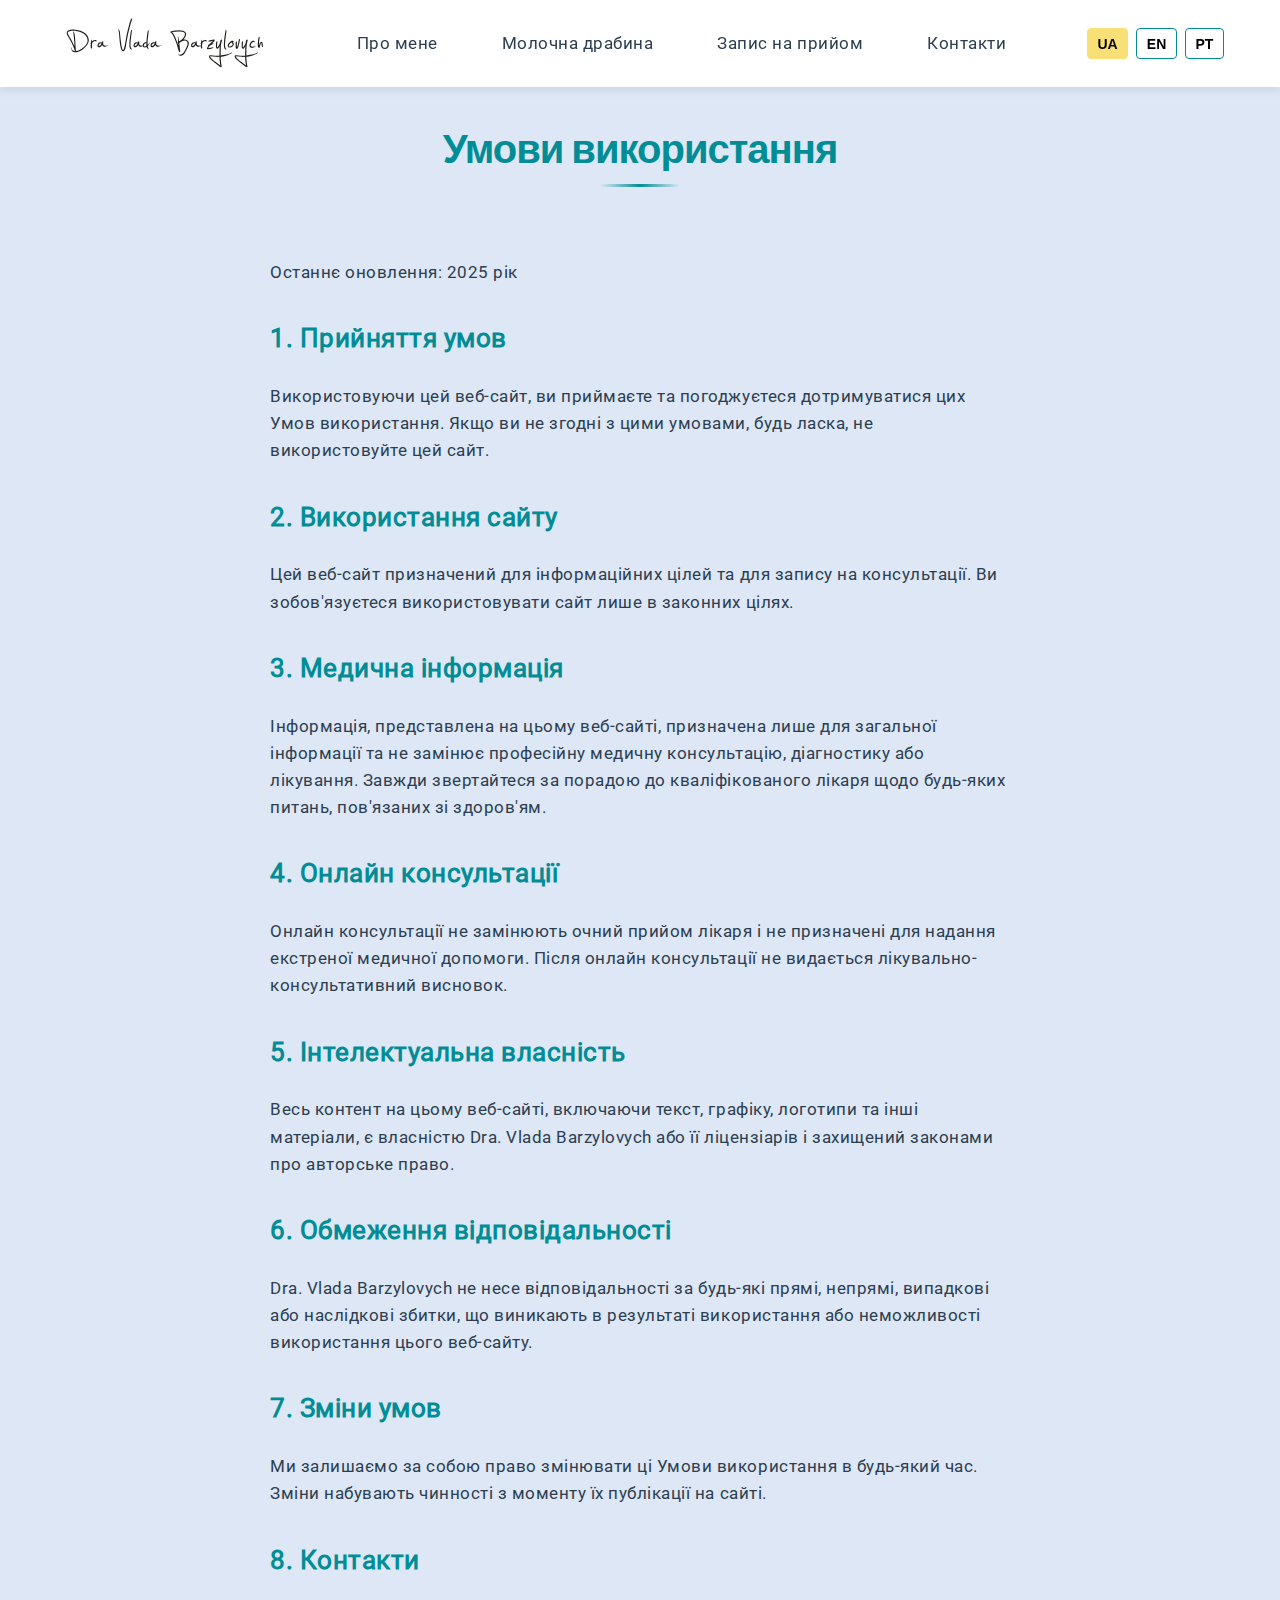
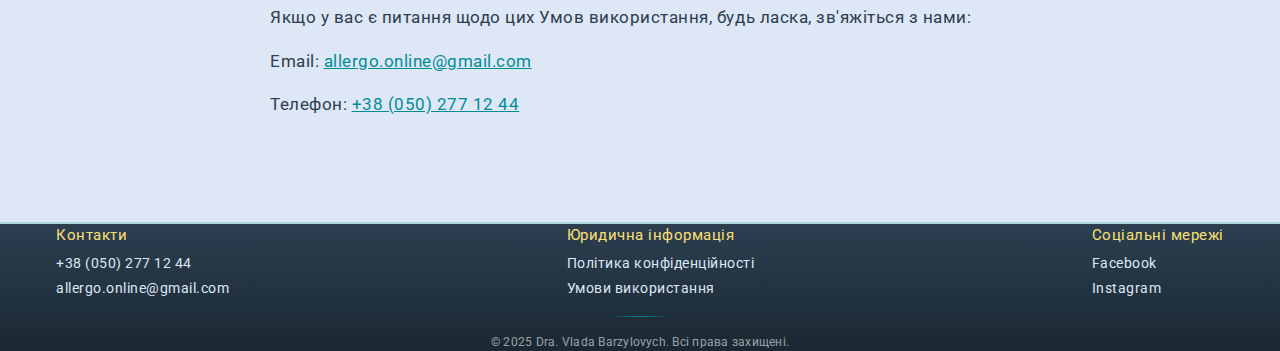
<file: terms-of-use.html>
<!DOCTYPE html>
<html lang="uk">
  <head>
    <meta charset="UTF-8" />
    <meta
      name="viewport"
      content="width=device-width, initial-scale=1.0, viewport-fit=cover"
    />
    <meta
      name="description"
      content="Умови використання веб-сайту Dra. Vlada Barzylovych"
    />
    <title data-i18n="terms.page.title">Умови використання | Dra. Vlada Barzylovych</title>
    
    <!-- Favicon -->
    <link rel="icon" type="image/x-icon" href="assets/images/favicon.ico" />
    <link rel="shortcut icon" type="image/x-icon" href="assets/images/favicon.ico" />
    
    <link rel="stylesheet" href="styles.css" />
  </head>
  <body>
    <header class="header">
      <div class="container">
        <div class="header-content">
          <div class="logo">
            <a href="/">
              <img src="assets/images/logo.svg" alt="Dra. Vlada Barzylovych" class="logo-img" width="200" height="50">
            </a>
          </div>
          <nav class="nav" id="nav">
            <ul class="nav-list">
              <li>
                <a href="index.html#about" class="nav-link" data-i18n="nav.about">Про мене</a>
              </li>
              <li>
                <a href="molochna-drabyna" class="nav-link" data-i18n="nav.services">Молочна драбина</a>
              </li>
              <li>
                <a href="appointment" class="nav-link" data-i18n="nav.appointment">Запис на прийом</a>
              </li>
              <li>
                <a href="index.html#contact" class="nav-link" data-i18n="nav.contact">Контакти</a>
              </li>
            </ul>
          </nav>
          <div class="header-actions">
            <div class="language-switcher">
              <button class="lang-btn active" data-lang="uk" aria-label="Українська" type="button" translate="no">
                UA
              </button>
              <button class="lang-btn" data-lang="en" aria-label="English" type="button" translate="no">
                EN
              </button>
              <button class="lang-btn" data-lang="pt" aria-label="Português" type="button" translate="no">
                PT
              </button>
            </div>
          </div>
          <button id="burgerMenu" class="burger-menu" aria-label="Menu">
            <span></span>
            <span></span>
            <span></span>
          </button>
        </div>
      </div>
    </header>

    <main>
      <section class="section policy-page">
        <div class="container">
          <div class="section-header">
            <h2 class="section-title is-hidden" data-i18n="terms.page.title">Умови використання</h2>
          </div>
          <div class="policy-content">
            <h1 class="policy-title" data-i18n="terms.page.title">Умови використання</h1>
            <div class="policy-text" data-i18n="terms.content">
              <p>Останнє оновлення: 2025 рік</p>
              
              <h2>1. Прийняття умов</h2>
              <p>Використовуючи цей веб-сайт, ви приймаєте та погоджуєтеся дотримуватися цих Умов використання. Якщо ви не згодні з цими умовами, будь ласка, не використовуйте цей сайт.</p>
              
              <h2>2. Використання сайту</h2>
              <p>Цей веб-сайт призначений для інформаційних цілей та для запису на консультації. Ви зобов'язуєтеся використовувати сайт лише в законних цілях.</p>
              
              <h2>3. Медична інформація</h2>
              <p>Інформація, представлена на цьому веб-сайті, призначена лише для загальної інформації та не замінює професійну медичну консультацію, діагностику або лікування. Завжди звертайтеся за порадою до кваліфікованого лікаря щодо будь-яких питань, пов'язаних зі здоров'ям.</p>
              
              <h2>4. Онлайн консультації</h2>
              <p>Онлайн консультації не замінюють очний прийом лікаря і не призначені для надання екстреної медичної допомоги. Після онлайн консультації не видається лікувально-консультативний висновок.</p>
              
              <h2>5. Інтелектуальна власність</h2>
              <p>Весь контент на цьому веб-сайті, включаючи текст, графіку, логотипи та інші матеріали, є власністю Dra. Vlada Barzylovych або її ліцензіарів і захищений законами про авторське право.</p>
              
              <h2>6. Обмеження відповідальності</h2>
              <p>Dra. Vlada Barzylovych не несе відповідальності за будь-які прямі, непрямі, випадкові або наслідкові збитки, що виникають в результаті використання або неможливості використання цього веб-сайту.</p>
              
              <h2>7. Зміни умов</h2>
              <p>Ми залишаємо за собою право змінювати ці Умови використання в будь-який час. Зміни набувають чинності з моменту їх публікації на сайті.</p>
              
              <h2>8. Контакти</h2>
              <p>Якщо у вас є питання щодо цих Умов використання, будь ласка, зв'яжіться з нами:</p>
              <p>Email: <a href="mailto:allergo.online@gmail.com">allergo.online@gmail.com</a></p>
              <p>Телефон: <a href="tel:+380502771244">+38 (050) 277 12 44</a></p>
            </div>
          </div>
        </div>
      </section>
    </main>

    <footer class="footer" id="contact">
      <div class="container">
        <div class="footer-contacts-wrapper">
          <div class="footer-contacts">
            <h3 class="footer-title" data-i18n="footer.contact">Контакти</h3>
            <ul class="footer-links">
              <li>
                <a href="tel:+380502771244" data-i18n="footer.phone.value" class="footer-link">+38 (050) 277 12 44</a>
              </li>
              <li>
                <a href="mailto:allergo.online@gmail.com" data-i18n="footer.email.value" class="footer-link">allergo.online@gmail.com</a>
              </li>
            </ul>
          </div>
          <div class="footer-contacts">
            <h3 class="footer-title" data-i18n="footer.legal">Юридична інформація</h3>
            <ul class="footer-links">
              <li>
                <a href="privacy-policy" data-i18n="footer.privacy" class="footer-link">Політика конфіденційності</a>
              </li>
              <li>
                <a href="terms-of-use" data-i18n="footer.terms" class="footer-link">Умови використання</a>
              </li>
            </ul>
          </div>
          <div class="footer-contacts">
            <h3 class="footer-title" data-i18n="footer.social">Соціальні мережі</h3>
            <ul class="footer-links">
              <li>
                <a href="https://www.facebook.com/people/Vladyslava-Barzylovych/100001865270077/" class="footer-link" aria-label="Facebook" target="_blank" rel="noopener noreferrer">Facebook</a>
              </li>
              <li>
                <a href="https://www.instagram.com/vladabarz?igsh=MWNrMmduNjk4bXRjag%3D%3D&utm_source=qr" class="footer-link" aria-label="Instagram" target="_blank" rel="noopener noreferrer">Instagram</a>
              </li>
            </ul>
          </div>
        </div>
        <p class="footer-copyright" data-i18n="footer.copyright">
          © 2025 Dra. Vlada Barzylovych. Всі права захищені.
        </p>
      </div>
    </footer>

    <script src="translations.js?v=4" defer></script>
    <script src="script.js?v=8" defer></script>
  </body>
</html>
</file>
<file: styles.css>
@font-face {
  font-family:'Roboto'; src:url('assets/fonts/Roboto-Regular.woff2') format('woff2'),url('assets/fonts/Roboto-Regular.woff') format('woff'); font-weight:400; font-style:normal; font-display:optional;
}
@font-face {
  font-family:'Kumbh Sans'; src:url('assets/fonts/KumbhSans-VariableFont_YOPQ,wght.ttf') format('truetype-variations'); font-weight:100 900; font-style:normal; font-display:swap;
}
:root  {
  --main-text:#2c3e50; --main-accent:#f9e076; --accent2:#a47864; --accent3:#028d96; --text-bg:#dde7f6; --bg-white:#ffffff; --transition:all 0.3s ease;
}
*  {
  margin:0; padding:0; box-sizing:border-box;
}
body  {
  font-family:'Roboto','Segoe UI',-apple-system,BlinkMacSystemFont,'Helvetica Neue',Arial,Helvetica,'Noto Sans',sans-serif,'Apple Color Emoji','Segoe UI Emoji','Segoe UI Symbol'; color:var(--main-text); background-color:var(--bg-white); line-height:1.5; letter-spacing:0.03em; overflow-x:hidden; font-size:16px; text-rendering:optimizeLegibility; -webkit-font-smoothing:antialiased; -moz-osx-font-smoothing:grayscale; width:100%; max-width:100%; position:relative; padding-top:60px;
}
@media screen and (min-width:1200px)   {
  body  {
    font-size:17px;
  }
}
*,:after,:before  {
  box-sizing:inherit;
}
h1  {
  font-family:'Kumbh Sans',sans-serif; font-weight:700; letter-spacing:-1px; line-height:1.1; margin:0;
}
h2  {
  color:var(--accent3);
}
h3,h4,h5,h6  {
  font-weight:500;
}
h3  {
  font-size:clamp(1.25rem,3vw,1.75rem);
}
a  {
  text-decoration:none; color:inherit; transition:var(--transition);
}
ul  {
  list-style:none;
}

img  {
  max-width:100%; height:auto; display:block; object-fit:cover;
}
.container  {
  width:100%; max-width:280px; margin:0 auto; padding:0 1rem; box-sizing:border-box;
}
@media screen and (min-width:320px) and (max-width:479px)   {
  .container  {
    max-width:400px;
  }
}
@media screen and (min-width:480px) and (max-width:767px)   {
  .container  {
    max-width:570px;
  }
}
@media screen and (min-width:768px) and (max-width:1199px)   {
  .container  {
    max-width:960px;
  }
}
@media screen and (min-width:1200px)   {
  .container  {
    max-width:1200px;
  }
}
.section  {
  padding:20px 0; border-bottom:2px solid rgba(2,141,150,0.2); width:100%; max-width:100%; overflow-x:hidden;
}
@media screen and (min-width:768px)   {
  .section  {
    padding:40px 0;
  }
  .section.hero  {
    padding-bottom:0;
  }
}
.header  {
  position:fixed; top:0; left:0; right:0; width:100%; max-width:100%; background-color:var(--bg-white); box-shadow:0 2px 10px rgba(0,0,0,0.1); z-index:1000; transition:var(--transition); overflow-x:hidden;
}
.header-content  {
  display:flex; justify-content:space-between; align-items:center; padding:1rem 0; position:relative;
}
.logo a  {
  display:flex; align-items:center; text-decoration:none;
}
.logo-img  {
  max-height:55px; width:auto; max-width:220px; height:auto; object-fit:contain; display:block; transition:var(--transition);
}
.logo-img[src$=".svg"]  {
  width:220px; height:55px;
}
@media screen and (max-width:479px)   {
  .logo-img  {
    max-height:40px; max-width:155px;
  }
  .policy-text p  {
    margin-bottom:1rem;
  }
  .policy-text h2  {
    margin-bottom:1rem;
  }
  .policy-text h3  {
    margin-top:1.25rem; margin-bottom:0.875rem;
  }
  .policy-text .list-item  {
    margin-bottom:0.375rem;
  }
}
@media screen and (min-width:480px)   {
  .logo-img  {
    max-height:45px; max-width:180px;
  }
  .policy-text p  {
    margin-bottom:0.9375rem;
  }
  .policy-text h2  {
    margin-top:1.75rem; margin-bottom:1.375rem;
  }
  .policy-text h3  {
    margin-top:1.375rem; margin-bottom:0.9375rem;
  }
  .policy-text .list-item  {
    margin-bottom:0.4375rem;
  }
}
@media screen and (min-width:768px)   {
  .logo-img  {
    max-height:50px; max-width:200px;
  }
  .policy-text p  {
    margin-bottom:1rem;
  }
  .policy-text h2  {
    margin-top:2rem; margin-bottom:1.5rem;
  }
  .policy-text h3  {
    margin-top:1.5rem; margin-bottom:1rem;
  }
  .policy-text .list-item  {
    margin-bottom:0.5rem;
  }
}
@media screen and (min-width:1200px)   {
  .logo-img  {
    max-height:55px; max-width:220px;
  }
  .policy-text p  {
    margin-bottom:1rem; line-height:1.6;
  }
  .policy-text h2  {
    margin-top:2rem; margin-bottom:1.5rem;
  }
  .policy-text h3  {
    margin-top:1.5rem; margin-bottom:1rem;
  }
  .policy-text .list-item  {
    margin-bottom:0.5rem;
  }
}
.nav-list  {
  display:flex; flex-direction:column; padding:2rem; gap:0;
}
.nav-link  {
  font-weight:500; position:relative; padding:0.5rem 0;
}
.nav-link::after  {
  content:''; position:absolute; bottom:0; left:0; width:0; height:2px; background-color:var(--main-accent); transition:var(--transition);
}
.nav-link:hover::after,.nav-link:focus::after  {
  width:100%;
}
.header-actions  {
  display:flex; align-items:center; gap:1rem;
}
.nav-overlay  {
  display:none; position:fixed; top:0; left:0; right:0; bottom:0; background-color:rgba(44,62,80,0.6); z-index:998; opacity:0; transition:opacity 0.3s ease;
}
.nav-overlay.active  {
  display:block; opacity:1;
}
.language-switcher  {
  display:flex; gap:0.5rem;
}
.language-select  {
  display:none;
}
.lang-btn  {
  padding:0.4rem 0.6rem; background-color:transparent; border:1px solid var(--accent3); cursor:pointer; border-radius:4px; font-weight:600; transition:var(--transition); font-size:0.875rem;
}
.lang-btn:hover,.lang-btn.active  {
  background-color:var(--main-accent); border-color:var(--main-accent);
}
.burger-menu  {
  display:none; flex-direction:column; gap:5px; background:transparent; border:none; cursor:pointer; padding:0.75rem; z-index:1001; position:relative; width:40px; height:40px; justify-content:center; align-items:center; border-radius:8px; transition:var(--transition);
}
.burger-menu:focus-visible  {
  outline:2px solid var(--main-accent); outline-offset:2px;
}
.burger-menu span  {
  width:26px; height:3px; background-color:var(--main-text); border-radius:3px; transition:var(--transition); display:block; position:relative;
}
.burger-menu.active span:nth-child(1)  {
  transform:rotate(45deg); position:absolute; top:50%; left:50%; margin-top:-1.5px; margin-left:-13px;
}
.burger-menu.active span:nth-child(2)  {
  opacity:0; transform:scale(0);
}
.burger-menu.active span:nth-child(3)  {
  transform:rotate(-45deg); position:absolute; top:50%; left:50%; margin-top:-1.5px; margin-left:-13px;
}
.list-item  {
  position:relative; padding:0 0 0 1.875rem; margin-bottom:0; transition:var(--transition);
}
.list-item::before  {
  content:''; position:absolute; left:0; top:0.5rem; width:8px; height:8px; border-radius:50%; background-color:rgba(2,141,150,0.4); transition:var(--transition);
}
.btn  {
  display:inline-block; border-radius:8px; font-weight:600; text-align:center; cursor:pointer; transition:var(--transition); width:auto;
}
.btn-primary  {
  background-color:var(--accent3); color:var(--bg-white); border:none; padding:0.875rem 1.25rem; font-size:0.875rem; width:180px; box-sizing:border-box; display:inline-flex; align-items:center; justify-content:center; align-self:center; border-radius:8px; font-weight:600; text-align:center; cursor:pointer; transition:var(--transition); text-decoration:none;
}
.btn-primary:hover  {
  background-color:var(--accent2); color:var(--bg-white); transform:translateY(-2px); box-shadow:0 4px 12px rgba(0,0,0,0.15);
}
.is-hidden  {
  position:absolute; width:1px; height:1px; padding:0; margin:0; overflow:hidden; clip:rect(0,0,0,0); white-space:nowrap; border:0; opacity:0; pointer-events:none;
}
.section-header:has(.is-hidden)  {
  display:none;
}
.footer  {
  background:linear-gradient(180deg,var(--main-text) 0%,#1a2832 100%); color:var(--bg-white); position:relative;
}
.footer-contacts-wrapper  {
  text-align:center; margin-bottom:1rem; position:relative; padding-bottom:1rem;
}
.footer-contacts-wrapper::after  {
  content:''; position:absolute; bottom:0; left:50%; transform:translateX(-50%); width:60px; height:1px; background:linear-gradient(90deg,transparent,var(--accent3),transparent); display:block;
}
.footer-contacts  {
  margin-bottom:1rem;
}
.footer-title  {
  font-size:15px; color:var(--main-accent); margin-bottom:0.2rem;
}
.footer-link  {
  color:var(--text-bg); font-size:14px; transition:var(--transition); text-decoration:none; position:relative; display:inline-block;
}
.footer-link:hover  {
  color:var(--main-accent);
}
.footer-copyright  {
  font-size:12px; opacity:0.7; color:rgba(255,255,255,0.8); letter-spacing:0.02em; margin:0; text-align:center;
}
@media screen and (min-width:630px)   {
  .footer-contacts-wrapper  {
    display:flex; justify-content:space-between; align-items:start; text-align:start; padding-bottom:1rem;
  }
  .footer-title  {
    font-size:15px;
  }
  .footer-link  {
    font-size:14px;
  }
}
@media screen and (min-width:768px)   {
  .footer-contacts-wrapper  {
    display:flex; flex-direction:row; gap:3rem; justify-content:space-between; padding-bottom:1rem;
  }
  .footer-contacts  {
    display:block; text-align:start; padding-top:0; margin-bottom:0; border-top:none; position:relative;
  }
  .footer-links  {
    margin:0; justify-content:flex-start;
  }
  .footer-links::after  {
    display:none;
  }
}
.burger-menu  {
  display:flex;
}
.nav  {
  position:fixed; top:0; left:-100%; width:100%; max-width:100%; height:100vh; background-color:var(--bg-white); transition:left 0.3s cubic-bezier(0.4,0,0.2,1); box-shadow:4px 0 20px rgba(0,0,0,0.15); overflow-y:auto; z-index:999; padding-top:80px;
}
.nav.active  {
  left:0;
}
.nav.active::before  {
  content:''; position:fixed; top:0; left:0; right:0; bottom:0; background-color:rgba(44,62,80,0.5); z-index:-1; animation:fadeIn 0.3s ease;
}
@keyframes fadeIn   {
  from  {
    opacity:0;
  }
  to  {
    opacity:1;
  }
}
.nav-list li  {
  border-bottom:1px solid var(--text-bg);
}
.nav-list li:last-child  {
  border-bottom:none;
}
.nav-link  {
  display:block; padding:1.25rem 1rem; font-size:17px; transition:var(--transition);
}
.nav-link:hover,.nav-link:focus  {
  background-color:var(--text-bg); padding-left:1.5rem; color:var(--accent2);
}
@media screen and (min-width:1200px)   {
  .burger-menu  {
    display:none;
  }
  .nav  {
    position:static; left:auto; width:auto; max-width:none; height:auto; background-color:transparent; box-shadow:none; overflow-y:visible; padding-top:0;
  }
  .nav-list  {
    flex-direction:row; padding:0; gap:2rem;
  }
  .nav-list li  {
    border-bottom:none;
  }
  .nav-link  {
    padding:0.5rem 1rem;
  }
  .nav-link:hover,.nav-link:focus  {
    padding-left:1rem;
  }
}
@media screen and (max-width:479px)   {
  html  {
    font-size:16px;
  }
  .header-content  {
    padding:0.75rem 0;
  }
  .language-switcher  {
    gap:0.25rem;
  }
}
@media screen and (max-width:389px)   {
  .language-switcher  {
    display:none;
  }
  .language-select  {
    display:block; padding:0.4rem 0.6rem; background-color:transparent; border:1px solid var(--accent3); border-radius:4px; font-weight:600; font-size:0.75rem; cursor:pointer; transition:var(--transition); appearance:none; background-image:url("data:image/svg+xml,%3Csvg xmlns='http://www.w3.org/2000/svg' width='12' height='12' viewBox='0 0 12 12'%3E%3Cpath fill='%23028d96' d='M6 9L1 4h10z'/%3E%3C/svg%3E"); background-repeat:no-repeat; background-position:right 0.5rem center; padding-right:2rem;
  }
  .language-select:hover,.language-select:focus  {
    background-color:var(--main-accent); border-color:var(--main-accent); outline:none;
  }
  .section-header  {
    margin-bottom:2.5rem;
  }
  .appointment-form-wrapper  {
    padding:1.5rem;
  }
}
@media screen and (min-width:480px)   {
  .btn  {
    width:auto;
  }
}
.scroll-to-top  {
  position:fixed; bottom:15px; right:15px; width:45px; height:45px; border-radius:50%; background-color:var(--main-accent); border:none; cursor:pointer; display:flex; align-items:center; justify-content:center; box-shadow:0 4px 12px rgba(0,0,0,0.15); transition:all 0.3s ease; z-index:100; opacity:0; visibility:hidden; transform:translateY(10px); padding:0;
}
.scroll-to-top svg  {
  width:20px; height:20px; stroke-width:2.5;
}
@media screen and (min-width:768px)   {
  .scroll-to-top  {
    bottom:20px; right:20px; width:50px; height:50px;
  }
  .scroll-to-top svg  {
    width:24px; height:24px;
  }
}
.scroll-to-top.visible  {
  opacity:1; visibility:visible; transform:translateY(0);
}
.scroll-to-top:hover  {
  background-color:var(--accent2); color:var(--bg-white); transform:translateY(-3px); box-shadow:0 6px 16px rgba(0,0,0,0.2);
}
.scroll-to-top:active  {
  transform:translateY(-1px); box-shadow:0 2px 8px rgba(0,0,0,0.15);
}
.scroll-to-top:focus-visible  {
  outline:2px solid var(--main-accent); outline-offset:3px;
}
@media (prefers-reduced-motion:reduce)   {
  *  {
    animation-duration:0.01ms!important; animation-iteration-count:1!important; transition-duration:0.01ms!important;
  }
}
*:focus-visible  {
  outline:2px solid var(--main-accent); outline-offset:2px;
}
.hero  {
  background:linear-gradient(135deg,var(--text-bg) 0%,var(--bg-white) 50%,var(--text-bg) 100%); display:flex; align-items:center; position:relative; overflow:hidden; overflow-x:hidden; border-bottom:2px solid rgba(2,141,150,0.2); min-height:fit-content;
}
.hero .container  {
  position:relative; z-index:1;
}
.hero-content  {
  display:grid; grid-template-columns:1fr; gap:1rem; align-items:center; max-width:1400px; text-align:center;
}
.hero-image-wrapper  {
  position:relative; display:flex; justify-content:center; align-items:center; min-height:250px; order:1;
}
.hero-image-container  {
  background:transparent; max-width:100%; width:100%;
}
.hero-image-container picture,.hero-image-container img  {
  background:transparent; mix-blend-mode:normal; max-height:450px; object-fit:contain;
}
.hero-image-container  {
  max-width:280px; margin:0 auto;
}
@media screen and (min-width:768px)   {
  .hero-content  {
    grid-template-columns:1fr 1.1fr; gap:3rem; text-align:left; align-items:center;
  }
  .hero-image-wrapper  {
    min-height:auto; order:0;
  }
  .hero-image-container  {
    max-width:350px;
  }
}
.hero-text-wrapper  {
  display:flex; flex-direction:column; gap:0.5rem; opacity:1; align-items:center; order:2; width:100%; padding:1rem 0; animation:fadeInUp 0.8s ease-out 0.2s both; animation-fill-mode:both;
}
@keyframes fadeInUp   {
  0%  {
    opacity:1; transform:translateY(0);
  }
  1%  {
    opacity:0; transform:translateY(30px);
  }
  100%  {
    opacity:1; transform:translateY(0);
  }
}
@media screen and (min-width:768px)   {
  .hero-text-wrapper  {
    animation:fadeInRight 0.8s ease-out 0.2s both; align-items:flex-start; order:0; gap:0.75rem;
  }
}
@media screen and (min-width:1200px)   {
  .hero-text-wrapper  {
    gap:1rem; padding:2rem 0;
  }
}
@keyframes fadeInRight   {
  0%  {
    opacity:1; transform:translateX(0);
  }
  1%  {
    opacity:0; transform:translateX(-30px);
  }
  100%  {
    opacity:1; transform:translateX(0);
  }
}
.hero-title  {
  font-family:'Kumbh Sans',sans-serif; font-weight:700; font-size:30px; color:var(--accent3); line-height:1.1; text-align:center; position:relative;
}
@media screen and (min-width:768px)   {
  .hero-title  {
    text-align:left; font-size:32px;
  }
}
.flag-icon-inline  {
  display:inline-block; width:20px; height:14px; object-fit:contain; flex-shrink:0; margin-left:0.5rem; vertical-align:middle;
}
@media screen and (max-width:480px)   {
  .flag-icon-inline  {
    width:16px; height:11px; margin-left:0.5rem;
  }
}
.hero-subtitle  {
  font-feature-settings:"liga" 1,"calt" 1; font-weight:600; text-align:center; margin:0;
}
.hero-subtitle1  {
  font-size:clamp(1rem,2vw,1.5rem); letter-spacing:0.05em; font-weight:600; margin-bottom:0.5rem; opacity:0.9;
}
.hero-subtitle2  {
  font-weight:400; font-size:clamp(0.875rem,1.8vw,0.95rem); opacity:0.85;
}
@media screen and (min-width:768px)   {
  .hero-subtitle  {
    text-align:left;
  }
}
@media screen and (min-width:1200px)   {
  .hero-subtitle1  {
    font-size:1.125rem;
  }
  .hero-subtitle2  {
    font-size:1rem;
  }
}
.features-list  {
  display:grid; grid-template-columns:1fr; gap:0.6rem; max-width:1200px; margin:0 auto; justify-items:center;
}
@media screen and (min-width:480px)   {
  section.features .features-list  {
    gap:0.875rem;
  }
}
@media screen and (min-width:768px)   {
  section.features .features-list  {
    grid-template-columns:repeat(2,1fr); column-gap:1rem; justify-items:stretch;
  }
  section.features .features-list li:nth-child(1),section.features .features-list li:nth-child(2),section.features .features-list li:nth-child(3)  {
    justify-self:start;
  }
  section.features .features-list li:nth-child(4),section.features .features-list li:nth-child(5),section.features .features-list li:nth-child(6)  {
    justify-self:end;
  }
}
@media screen and (min-width:1200px)   {
  section.features .features-list  {
    column-gap:2rem;
  }
}
.feature-item  {
  display:flex; flex-direction:row; align-items:center; gap:1rem; width:100%; max-width:600px; position:relative; border-radius:6px; background:rgba(255,255,255,0.5); border:1px solid transparent; transition:var(--transition); padding-left:1rem;
}
.feature-decor  {
  width:8px; min-width:8px; height:8px; flex-shrink:0; align-self:center; border-radius:50%; background-color:var(--accent3); display:block;
}
.feature-text  {
  flex:1; align-self:center; transition:var(--transition);
}
.feature-item:hover .feature-text a  {
  color:var(--accent3);
}
.feature-text strong  {
  font-weight:600; font-size:1.02em; position:relative; display:inline-block;
}
.feature-text .accent  {
  font-weight:600; font-size:1.05em;
}
.feature-text a  {
  text-decoration:underline; text-underline-offset:1px; transition:var(--transition); font-weight:600;
}
@media screen and (min-width:768px)   {
  .feature-item  {
    max-width:100%;
  }
  .feature-decor  {
    width:12px; min-width:12px; height:12px;
  }
}
.about  {
  background-color:var(--text-bg); position:relative;
}
.about-content  {
  display:flex; flex-direction:column; align-items:center; gap:1.5rem;
}
.about-text  {
  width:100%; order:1; text-align:left; background-color:rgba(255,255,255,0.6); padding:2rem 1em; border-radius:12px; box-shadow:0 2px 8px rgba(0,0,0,0.05); display:flex; flex-direction:column; transition:var(--transition);
}
@media screen and (min-width:1200px)   {
  .about-text  {
    padding:2rem;
  }
}
.section-subtitle  {
  font-size:clamp(1.25rem,2.5vw,1.5rem); line-height:1.4; padding:0 0 0 1.875rem;
}
.about-text .section-subtitle  {
  font-weight:800; color:var(--accent3); margin-top:0; margin-bottom:1rem; position:relative;
}
.about-list  {
  gap:0.75rem; display:flex; flex-direction:column; flex:1;
}
.about-text a  {
  color:#016a72; text-decoration:underline; transition:var(--transition); font-weight:500;
}
.about-mom-note  {
  padding:1rem; margin-bottom:1rem; background-color:rgba(2,141,150,0.08); border-left:3px solid var(--accent3); border-top:1px solid rgba(0,0,0,0.1); border-radius:4px; text-align:left; font-style:italic; color:var(--accent3); font-weight:500;
}
.about-cta  {
  margin-top:0.5rem;
  text-align:center;
}
.about-cta a,.recipes-cta-button  {
  display:inline-flex; align-items:center; justify-content:center; padding:0.875rem 1.25rem; border-radius:8px; font-weight:600; text-align:center; cursor:pointer; transition:var(--transition); border:none; font-size:0.875rem; text-decoration:none; background-color:var(--accent3); color:var(--bg-white); min-width:190px; height:50px; box-sizing:border-box;
}
.about-cta a:hover,.recipes-cta-button:hover  {
  background-color:var(--accent2); color:var(--bg-white); transform:translateY(-2px); box-shadow:0 4px 12px rgba(0,0,0,0.15);
}
.about-image  {
  width:90%; max-width:320px; margin:1rem auto 0; overflow:hidden; border-radius:12px; aspect-ratio:1 / 1; box-shadow:0 4px 20px rgba(0,0,0,0.1); transition:var(--transition); position:relative; border:3px solid rgba(2,141,150,0.15); background-color:#f0f0f0;
}
@media screen and (min-width:768px)   {
  .about-image  {
    display:none;
  }
}
.about-image::after  {
  content:""; position:absolute; top:0; left:0; right:0; bottom:0; background:linear-gradient(135deg,rgba(2,141,150,0.1) 0%,transparent 50%); pointer-events:none; opacity:0; transition:var(--transition); z-index:2;
}
.about-image:hover  {
  transform:scale(1.02); box-shadow:0 8px 30px rgba(0,0,0,0.15);
}
.about-image:hover::after  {
  opacity:1;
}
.about-image picture  {
  display:block; width:100%; height:100%; position:relative; z-index:0;
}
.about-image img  {
  width:100%; height:100%; object-position:center;
}
@media screen and (max-width:767px)   {
  .about-content  {
    align-items:center;
  }
  .about-text  {
    width:100%; margin:0 auto;
  }
  .molochna-drabyna-about .about-text  {
    background-color:transparent!important; padding:0!important; border-radius:0!important; box-shadow:none!important;
  }
}
@media screen and (max-width:479px)   {
  .about-text .section-subtitle  {
    margin-bottom:0.875rem;
  }
}
@media screen and (min-width:480px) and (max-width:767px)   {
  .about-text .section-subtitle  {
    margin-bottom:0.9375rem;
  }
  .about-list  {
    gap:0.875rem;
  }
}
@media screen and (min-width:768px)   {
  .about-content  {
    display:grid; grid-template-columns:1fr 1fr; gap:2rem; max-width:1100px; margin:0 auto; align-items:stretch;
  }
  .about-text  {
    height:100%;
  }
  .about-cta  {
    grid-column:1 / -1; text-align:center;
  }
}
@media screen and (min-width:1200px)   {
  .about-text .section-subtitle  {
    font-size:1.35rem;
  }
}
.molochna-description-text  {
  margin-bottom:1rem;
}
.molochna-drabyna-about .about-content  {
  display:grid; grid-template-columns:1fr; gap:1rem; align-items:center; margin-top:1.5rem;
}
.molochna-drabyna-about .about-text  {
  width:100%; order:1; margin:0; text-align:left; background-color:rgba(255,255,255,0.6); box-shadow:rgba(0,0,0,0.05) 0px 2px 8px; padding:1rem; border-radius:12px; transition:var(--transition);
}
.molochna-drabyna-about .about-text p  {
  text-align:left; text-align-last:left; hyphens:none; word-spacing:normal; margin-bottom:1rem; line-height:1.6;
}
.copyright-note  {
  margin-top:2rem; padding:1rem; border-top:1px solid rgba(0,0,0,0.1); font-size:0.875rem; text-align:left; text-align-last:left; hyphens:none; word-spacing:normal; background-color:rgba(2,141,150,0.08); border-left:3px solid var(--accent3); border-radius:4px; font-style:italic; color:var(--accent3); font-weight:500;
}
.molochna-drabyna-about .about-text .copyright-note small  {
  display:block; font-size:inherit; line-height:inherit;
}
.molochna-drabyna-about .section-title  {
  text-align:center;
}
.media-wrapper,.madia-wrapper  {
  width:100%; max-width:100%; margin:0 auto; margin-bottom:1.5rem; position:relative; display:block;
}
@media screen and (max-width:767px)   {
  .media-wrapper,.madia-wrapper  {
    aspect-ratio:16 / 9; overflow:hidden;
  }
}
@media screen and (min-width:480px) and (max-width:767px)   {
  .media-wrapper,.madia-wrapper  {
    max-width:450px; margin-left:auto; margin-right:auto;
  }
}
@media screen and (min-width:768px) and (max-width:1199px)   {
  .media-wrapper,.madia-wrapper  {
    max-width:500px; aspect-ratio:16 / 9; overflow:hidden; margin-left:auto; margin-right:auto;
  }
}
@media screen and (min-width:1200px)   {
  .media-wrapper,.madia-wrapper  {
    max-width:500px; aspect-ratio:16 / 9; overflow:hidden; margin-left:auto; margin-right:auto;
  }
}
@media screen and (min-width:1200px)   {
  .molochna-drabyna-about .about-content  {
    grid-template-columns:1fr 1fr; gap:3rem;
  }
}
.recipes-section  {
  background-color:var(--text-bg);
}
.section-title  {
  text-align:center; margin-bottom:1.5rem;
}
.recipes-title  {
  line-height:-1.5rem;
}
.recipes-section .recipes-list,.recipes-section .recipes-details-list  {
  display:flex; flex-direction:column; gap:1rem; padding:1rem 1.5rem; padding-left:2rem; border-radius:8px; border:1px solid rgba(2,141,150,0.1); background-color:white;
}
@media screen and (min-width:1200px)   {
  .recipes-section .recipes-list  {
    margin-bottom:2rem;
  }
}
.recipes-section .recipes-details-list  {
  max-width:100%;
}
.recipes-section .list-item  {
  text-align:left; line-height:1.6;
}
.recipes-section .recipes-content  {
  display:flex; flex-direction:column; gap:2rem; border-radius:12px;
}
@media screen and (min-width:1200px)   {
  .recipes-section .recipes-content  {
    flex-direction:row; align-items:center;
  }
  .recipes-section .recipes-text-wrapper  {
    align-self:center;
  }
  .recipes-section .madia-wrapper  {
    align-self:center;
  }
}
.recipes-section .recipes-text-wrapper  {
  flex:1; min-width:0; overflow:visible;
}
.appointment-section-2  {
  background-color:var(--text-bg);
}
.appointment-section-4  {
  background-color:var(--text-bg);
}
.appointment-benefits  {
  display:flex; flex-direction:column; align-items:center; margin-top:1rem;
}
.appointment-benefits-title  {
  color:var(--accent2); font-size:clamp(1.5rem,3vw,1.75rem); font-weight:600; margin-bottom:1rem; text-align:center;
}
.appointment-benefits-list  {
  display:grid; gap:1.5rem; max-width:800px; width:100%; margin-bottom: 1.5rem;
}
.appointment-benefit-item  {
  display:flex; flex-direction:column; align-items:center; text-align:center; gap:1rem; padding:1rem; background-color:var(--text-bg); border-radius:8px; transition:var(--transition);
}
.benefit-icon  {
  font-size:2rem; display:flex; align-items:center; justify-content:center; width:48px; height:48px; flex-shrink:0;
}
.benefit-icon img  {
  width:100%; height:100%; object-fit:contain;
}
.benefit-text  {
  margin:0; line-height:1.55; flex:1; min-width:0;
}
.appointment-services-intro  {
  text-align:center; margin-bottom:1.5rem; color:var(--main-text); font-size:1.1rem; line-height:1.6; max-width:800px; margin-left:auto; margin-right:auto;
}
.appointment-benefits-secondary  {
  margin-top:2rem;
}
.appointment-benefits-note  {
  margin-top:1.5rem; padding:1rem; background-color:var(--text-bg); border-radius:8px; text-align:center; max-width:800px; margin-left:auto; margin-right:auto; line-height:1.6; color:var(--main-text);
}
.appointment-pricing  {
  margin:0 auto; padding:1rem; max-width:800px; background-color:var(--bg-white); border-radius:12px; box-shadow:0 2px 8px rgba(0,0,0,0.05);
}
.pricing-title  {
  color:var(--accent2); margin-bottom:1.5rem; text-align:center; font-weight:600;
}
.pricing-list  {
  display:flex; flex-direction:column; gap:1.25rem;
}
.pricing-item  {
  display:flex; flex-direction:column; gap:0.5rem; padding:1rem; background-color:var(--bg-white); border-radius:8px; border-left:3px solid var(--accent3); transition:var(--transition);
}
.pricing-item:hover  {
  box-shadow:0 2px 8px rgba(0,0,0,0.1); transform:translateX(5px);
}
.pricing-label  {
  font-weight:600;
}
.pricing-value  {
  color:var(--accent2);
}
.pricing-category  {
  margin-bottom:2rem;
}
.pricing-category-title  {
  font-size:1.25rem; font-weight:600; color:var(--accent2); margin-bottom:1rem;
}
.pricing-description  {
  margin-bottom:1rem; color:var(--main-text); line-height:1.6;
}
.appointment-notice-urgent  {
  background-color:#ffe6e6; border-left-color:#d32f2f;
}
.notice-title-urgent  {
  color:#d32f2f;
}
.notice-urgent-text  {
  font-weight:600; margin-bottom:1rem; color:var(--main-text); line-height:1.6;
}
.appointment-notice-general  {
  margin-top:2rem;
}
.appointment-notice  {
  padding:1rem; background-color:#fff9e6; border-left:4px solid var(--accent2); border-radius:8px; max-width:800px; margin-left:auto; margin-right:auto;
}
.notice-title  {
  color:var(--accent2); margin-bottom:1rem; font-weight:600;
}
.notice-list  {
  display:flex; flex-direction:column; gap:1rem;
}
.notice-list .list-item  {
  padding-left:1.5rem; line-height:1.55;
}
.recipes-section .appointment-notice  {
  margin-top:0;
}
.recipes-cta  {
  margin-top:2rem; text-align:center; padding-top:1.5rem; border-top:1px solid rgba(2,141,150,0.15);
}
.recipes-cta-text  {
  margin-bottom:1rem;
}
.checkbox-label  {
  display:flex; align-items:flex-start; gap:0.75rem; cursor:pointer; font-weight:normal;
}
.checkbox-label input[type="checkbox"]  {
  margin-top:0.25rem; cursor:pointer; width:18px; height:18px; flex-shrink:0;
}
.appointment-form-header  {
  text-align:center; margin-bottom:1rem;
}
.appointment-form-title  {
  font-size:clamp(1.5rem,3vw,1.75rem); color:var(--accent2); margin:0; font-weight:600;
}
.policy-content  {
  max-width:900px; margin:0 auto; padding:0 1rem;
}
.policy-title  {
  font-size:clamp(2rem,4vw,2.5rem); color:var(--accent3); margin-bottom:1.5rem; text-align:center; font-weight:700; position:relative; padding-bottom:1rem;
}
.policy-title::after  {
  content:''; position:absolute; bottom:0; left:50%; transform:translateX(-50%); width:80px; height:3px; background:linear-gradient(90deg,transparent,var(--accent3),transparent); border-radius:2px;
}
.policy-text  {
  line-height:1.6;
}
.media-wrapper picture,.madia-wrapper picture  {
  display:block; width:100%; height:100%; position:relative;
}
.media-wrapper img,.madia-wrapper img  {
  width:100%; height:100%; border-radius:12px;
}
@media screen and (min-width:768px)   {
  .media-wrapper picture,.madia-wrapper picture  {
    position:absolute; top:0; left:0; width:100%; height:100%;
  }
  .media-wrapper img,.madia-wrapper img  {
    position:absolute; top:0; left:0; width:100%; height:100%; object-fit:cover;
  }
}
.molochna-image-overlay,.recipes-image-overlay  {
  position:absolute; bottom:0; left:0; right:0; background-color:rgba(0,0,0,0.6); color:white; padding:1rem; text-align:center; font-weight:600; transition:background-color 0.2s ease; pointer-events:none; z-index:1;
}
.molochna-clickable-image:hover .molochna-image-overlay,.recipes-clickable-image:hover .recipes-image-overlay  {
  background-color:rgba(0,0,0,0.8);
}
.appointment-form-wrapper  {
  max-width:600px; margin:0 auto; background-color:var(--text-bg); padding:1rem; border-radius:12px;
}
@media screen and (min-width:480px)   {
  .appointment-form-wrapper  {
    padding:1.5rem;
  }
}
@media screen and (min-width:768px)   {
  .appointment-form-wrapper  {
    padding:2.5rem;
  }
}
.appointment-form  {
  display:flex; flex-direction:column; gap:1.5rem;
}
.form-group  {
  display:flex; flex-direction:column;
}
.form-group label  {
  font-weight:600; margin-bottom:0.5rem;
}
.form-group input,.form-group textarea  {
  padding:0.75rem; border:2px solid var(--accent3); border-radius:8px; font-family:inherit; transition:var(--transition); background-color:var(--bg-white);
}
.form-group input:focus,.form-group textarea:focus  {
  outline:none; border-color:var(--main-accent); box-shadow:0 0 0 3px rgba(249,224,118,0.1);
}
.form-group.floating-label  {
  position:relative; display:flex; flex-direction:column; margin-bottom:0;
}
.form-group.floating-label .form-label  {
  margin-bottom:4px; font-weight:600; font-size:0.875rem; transition:all 0.3s ease;
}
.form-group.floating-label .form-input-group  {
  position:relative;
}
.form-group.floating-label .form-input  {
  width:100%; padding:0.75rem 0.75rem 0.75rem 2.5rem; border:2px solid var(--accent3); border-radius:8px; font-family:inherit; transition:var(--transition); background-color:var(--bg-white); outline:none;
}
.form-group.floating-label .form-input:focus  {
  border-color:var(--main-accent); box-shadow:0 0 0 3px rgba(249,224,118,0.1);
}
.form-group.floating-label .form-icon  {
  position:absolute; top:50%; left:0.75rem; transform:translateY(-50%); width:18px; height:18px; fill:none; stroke:var(--accent3); transition:stroke 0.3s ease; pointer-events:none;
}
.form-group.floating-label .form-input:focus+.form-icon  {
  stroke:var(--accent2);
}
.form-group.floating-label .form-input:hover+.form-icon  {
  stroke:var(--accent2);
}
.form-group.floating-label .form-input.invalid  {
  border-color:#dc3545;
}
.form-group.floating-label .form-input.invalid:focus  {
  border-color:#dc3545; box-shadow:0 0 0 3px rgba(220,53,69,0.1);
}
.form-error  {
  display:block; color:#dc3545; font-size:0.875rem; margin-top:0.5rem; min-height:1.25rem;
}
.form-error:empty  {
  display:none;
}
.btn:disabled  {
  opacity:0.5; cursor:not-allowed; pointer-events:none;
}
.success-message  {
  display:none; position:fixed; top:50%; left:50%; transform:translate(-50%,-50%); z-index:10000; width:90%; max-width:500px; padding:1.5rem; background-color:#d4edda; border:2px solid #28a745; border-radius:8px; box-shadow:0 4px 20px rgba(0,0,0,0.2); animation:slideDown 0.3s ease-out;
}
.success-message.show  {
  display:block;
}
.success-message-content  {
  display:flex; align-items:center; gap:1rem;
}
.success-icon  {
  width:24px; height:24px; color:#28a745; flex-shrink:0;
}
.success-text  {
  margin:0; color:#155724;
}
@keyframes slideDown   {
  from  {
    opacity:0; transform:translate(-50%,-60%);
  }
  to  {
    opacity:1; transform:translate(-50%,-50%);
  }
}
.policy-list  {
  margin:1rem 0; gap:0.5rem; display:flex; flex-direction:column;
}
.policy-text a  {
  color:var(--accent3); text-decoration:underline; transition:var(--transition);
}
.policy-text a:hover  {
  color:var(--accent2); text-decoration:none;
}
.policy-page  {
  background-color:var(--text-bg);
}
@media screen and (min-width:768px)   {
  .policy-content  {
    padding:0 2rem;
  }
  .policy-list  {
    gap:0.75rem;
  }
  .policy-text  {
    padding:3rem;
  }
}
.form-group.floating-label textarea.form-input  {
  width:100%; padding:0.75rem; border:2px solid var(--accent3); border-radius:8px; font-family:inherit; transition:var(--transition); background-color:var(--bg-white); outline:none; resize:vertical; min-height:auto;
}
.form-group.floating-label textarea.form-input:focus  {
  border-color:var(--main-accent); box-shadow:0 0 0 3px rgba(249,224,118,0.1);
}
.form-group textarea  {
  resize:vertical; min-height:100px;
}
@media print   {
  .header,.burger-menu,.language-switcher,.footer,.scroll-to-top  {
    display:none;
  }
  section  {
    page-break-inside:avoid;
  }
}
.footer-contacts-wrapper .footer-contacts:last-child  {
  margin-bottom:0;
}

/* Modal Styles */
.modal-overlay {
  display: none;
  position: fixed;
  top: 0;
  left: 0;
  right: 0;
  bottom: 0;
  background-color: rgba(44, 62, 80, 0.7);
  z-index: 99999;
  opacity: 0;
  transition: opacity 0.3s ease;
  backdrop-filter: blur(4px);
  overflow-y: auto;
}

.modal-overlay.active {
  display: flex;
  align-items: center;
  justify-content: center;
  opacity: 1;
}

body.modal-open .about-cta,
body.modal-open .recipes-cta {
  position: relative;
  z-index: 1;
}

body.modal-open .about-cta a,
body.modal-open .recipes-cta-button {
  position: relative;
  z-index: 1;
}

.modal-content {
  position: relative;
  background-color: var(--bg-white);
  border-radius: 16px;
  box-shadow: 0 8px 32px rgba(0, 0, 0, 0.2);
  max-width: 90%;
  width: 100%;
  max-width: 500px;
  margin: 1rem;
  transform: scale(0.9);
  transition: transform 0.3s ease;
  overflow: hidden;
}

.modal-overlay.active .modal-content {
  transform: scale(1);
}

.modal-close {
  position: absolute;
  top: 1rem;
  right: 1rem;
  width: 40px;
  height: 40px;
  border: none;
  background-color: transparent;
  cursor: pointer;
  display: flex;
  align-items: center;
  justify-content: center;
  border-radius: 50%;
  transition: var(--transition);
  z-index: 100000;
  color: var(--main-text);
}

.modal-close:hover {
  background-color: var(--text-bg);
  color: var(--accent3);
  transform: rotate(90deg);
}

.modal-close:focus-visible {
  outline: 2px solid var(--main-accent);
  outline-offset: 2px;
}

.modal-close svg {
  width: 24px;
  height: 24px;
  stroke-width: 2.5;
}

.modal-body {
  padding: 2rem 1.5rem;
  text-align: center;
}

.modal-title {
  font-family: 'Kumbh Sans', sans-serif;
  font-size: clamp(1.25rem, 3vw, 1.75rem);
  font-weight: 700;
  color: var(--accent3);
  margin-bottom: 2rem;
  line-height: 1.3;
}

.modal-buttons {
  display: flex;
  flex-direction: column;
  gap: 1rem;
}

.modal-btn {
  display: flex;
  align-items: center;
  justify-content: center;
  padding: 1rem 1.5rem;
  border-radius: 12px;
  font-weight: 600;
  font-size: 1rem;
  text-decoration: none;
  transition: var(--transition);
  border: 2px solid transparent;
  min-height: 56px;
  box-sizing: border-box;
  text-align: center;
  line-height: 1.4;
}

.modal-btn-ukraine {
  background-color: var(--accent3);
  color: var(--bg-white);
  border-color: var(--accent3);
}

.modal-btn-ukraine:hover {
  background-color: var(--accent2);
  border-color: var(--accent2);
  color: var(--bg-white);
  transform: translateY(-2px);
  box-shadow: 0 4px 12px rgba(0, 0, 0, 0.15);
}

.modal-btn-portugal {
  background-color: var(--main-accent);
  color: var(--main-text);
  border-color: var(--main-accent);
}

.modal-btn-portugal:hover {
  background-color: var(--accent2);
  border-color: var(--accent2);
  color: var(--bg-white);
  transform: translateY(-2px);
  box-shadow: 0 4px 12px rgba(0, 0, 0, 0.15);
}

/* Modal Responsive Styles */
@media screen and (min-width: 480px) {
  .modal-content {
    max-width: 500px;
    margin: 2rem;
  }

  .modal-body {
    padding: 2.5rem 2rem;
  }

  .modal-btn {
    padding: 1.125rem 1.75rem;
    font-size: 1.0625rem;
  }
}

@media screen and (min-width: 768px) {
  .modal-content {
    max-width: 600px;
    margin: 3rem;
  }

  .modal-body {
    padding: 3rem 2.5rem;
  }

  .modal-close {
    top: 1.25rem;
    right: 1.25rem;
    width: 44px;
    height: 44px;
  }

  .modal-close svg {
    width: 26px;
    height: 26px;
  }

  .modal-title {
    font-size: 1.75rem;
    margin-bottom: 2.5rem;
  }

  .modal-buttons {
    gap: 1.5rem;
  }

  .modal-btn {
    padding: 1.25rem 2rem;
    font-size: 1.125rem;
    min-height: 60px;
  }
}
</file>
